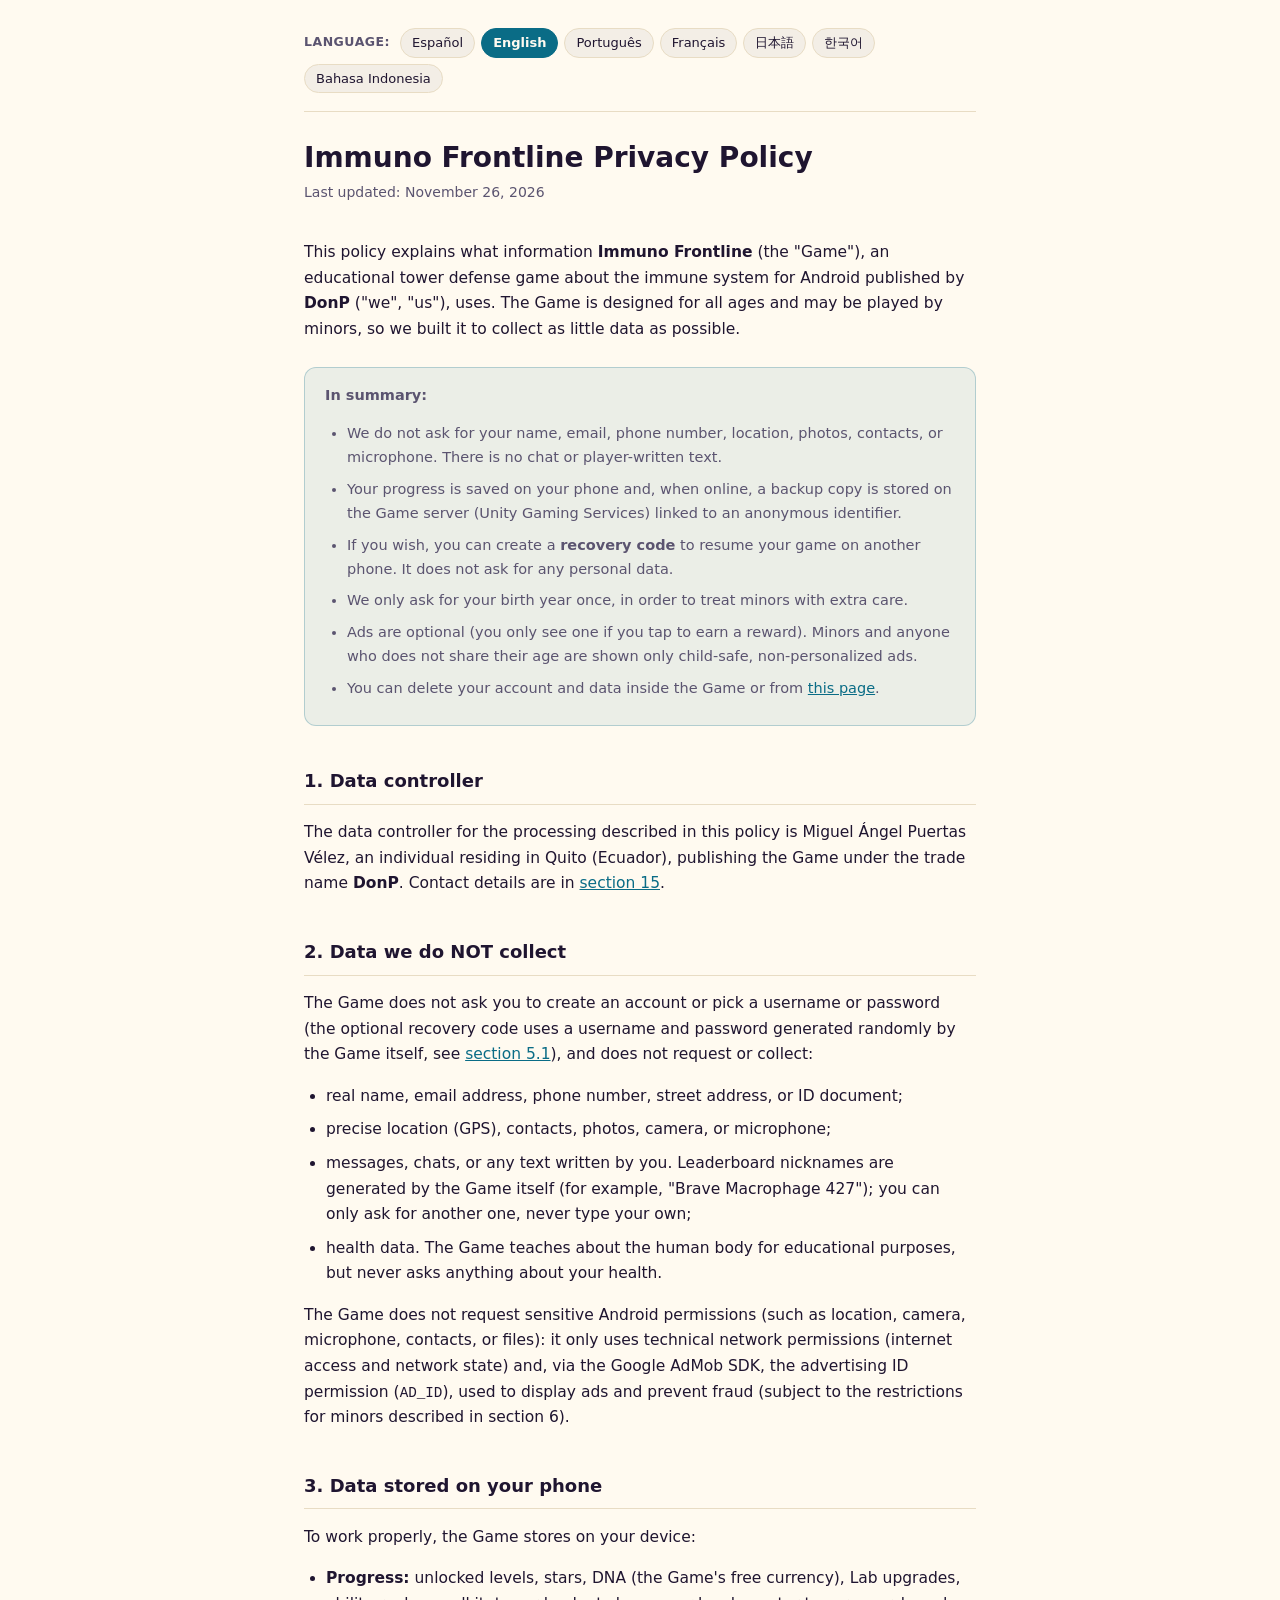
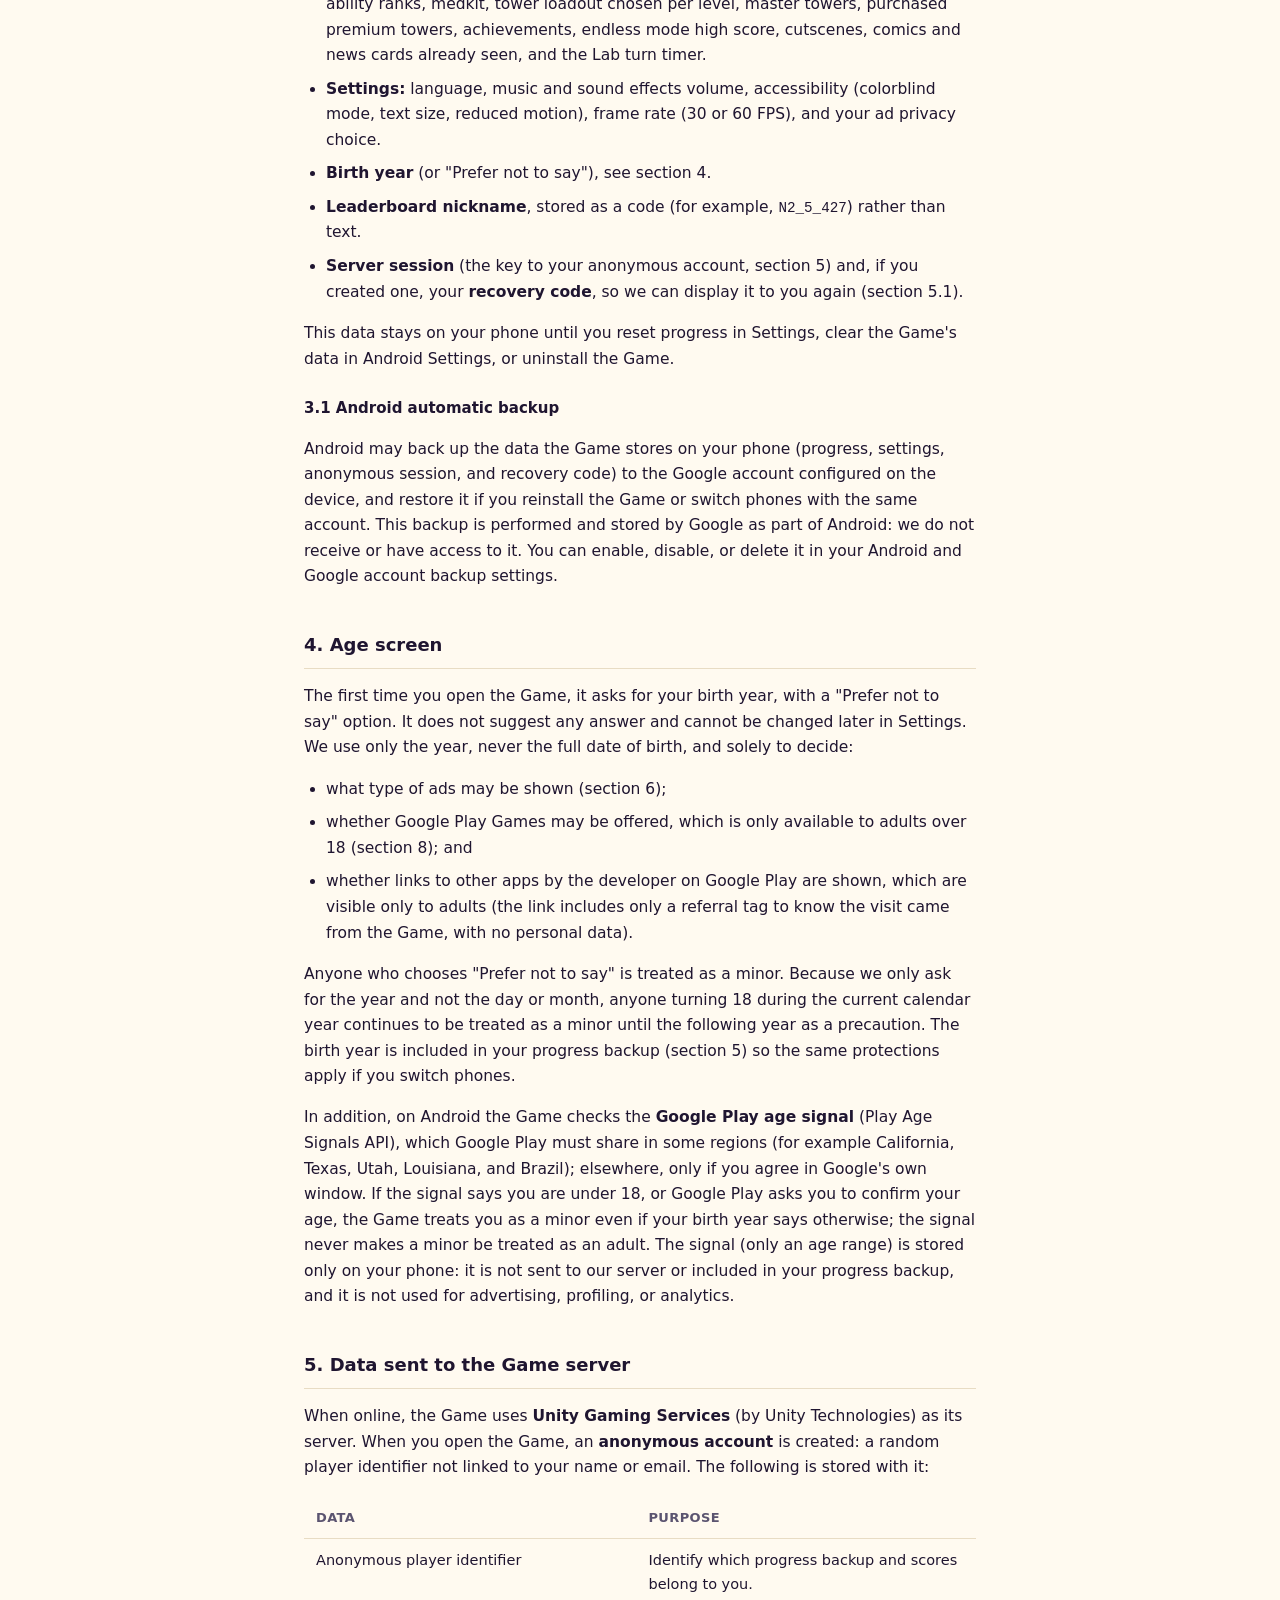
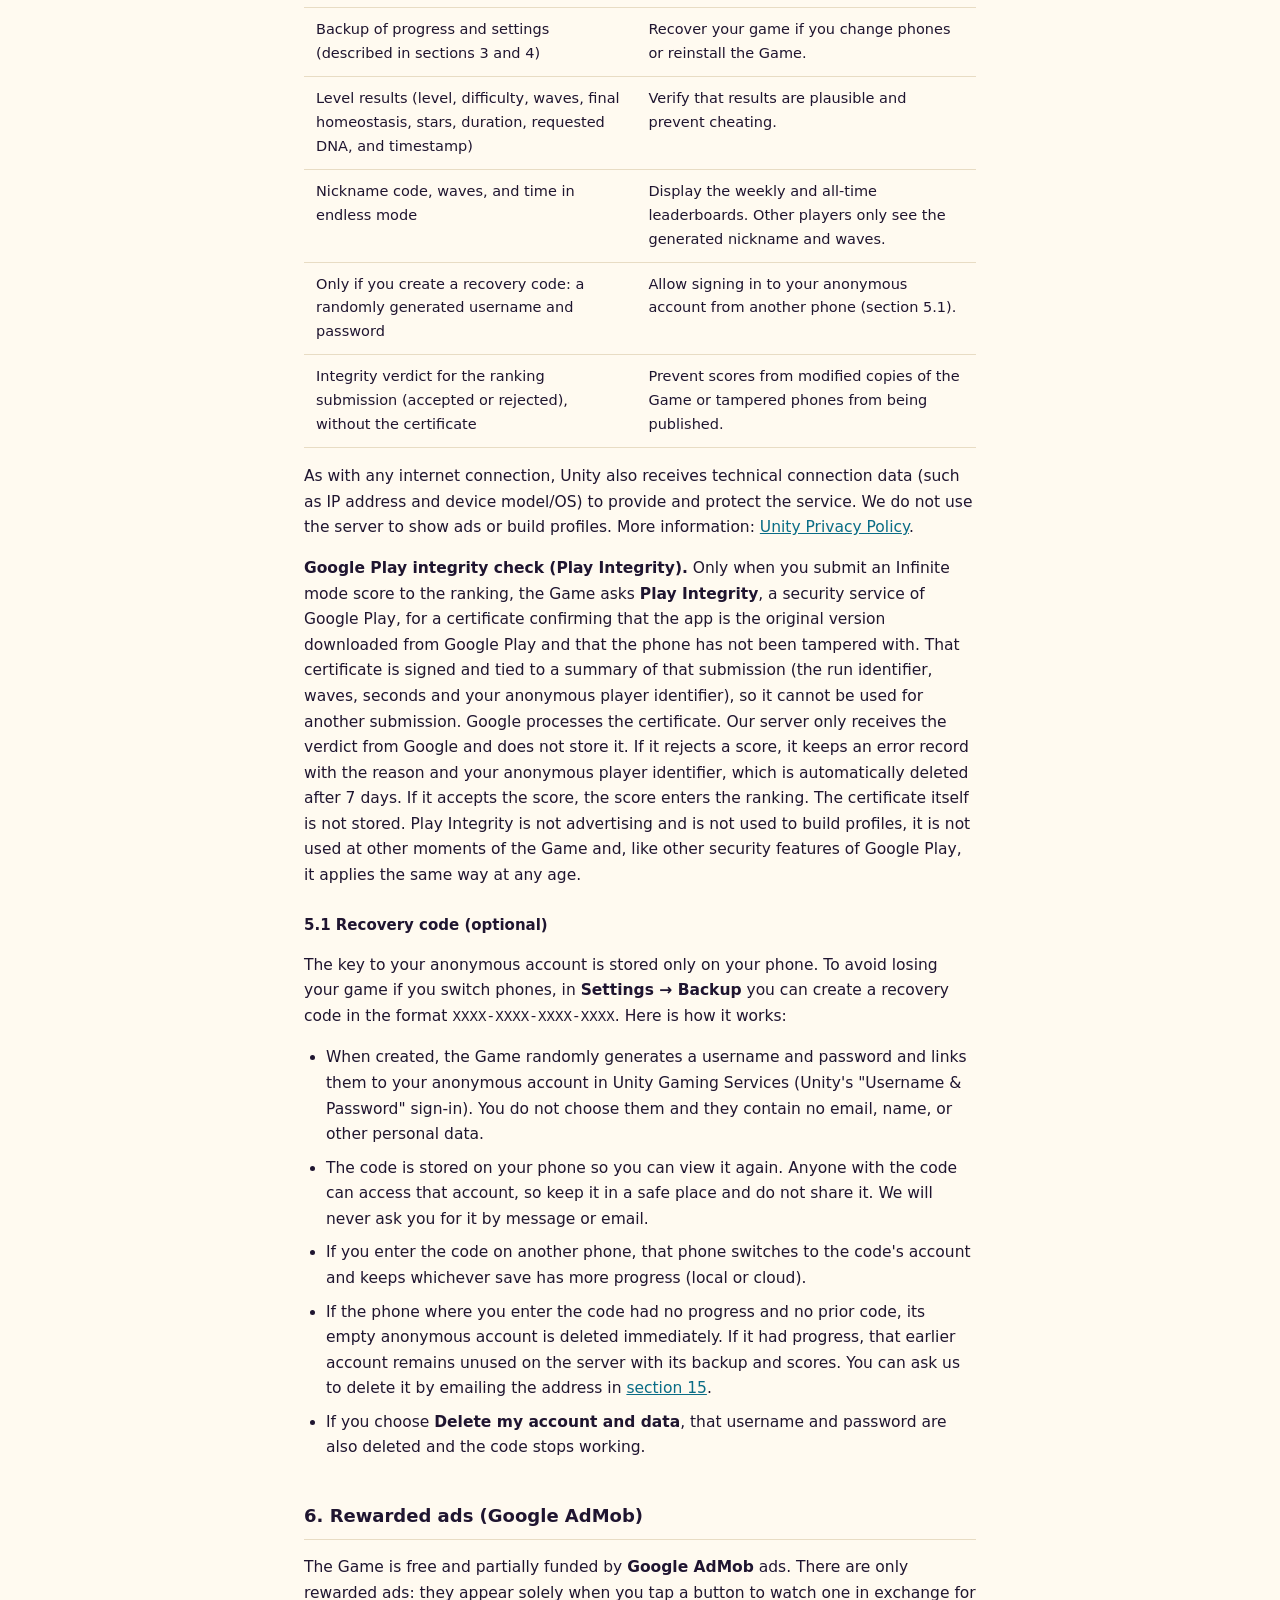
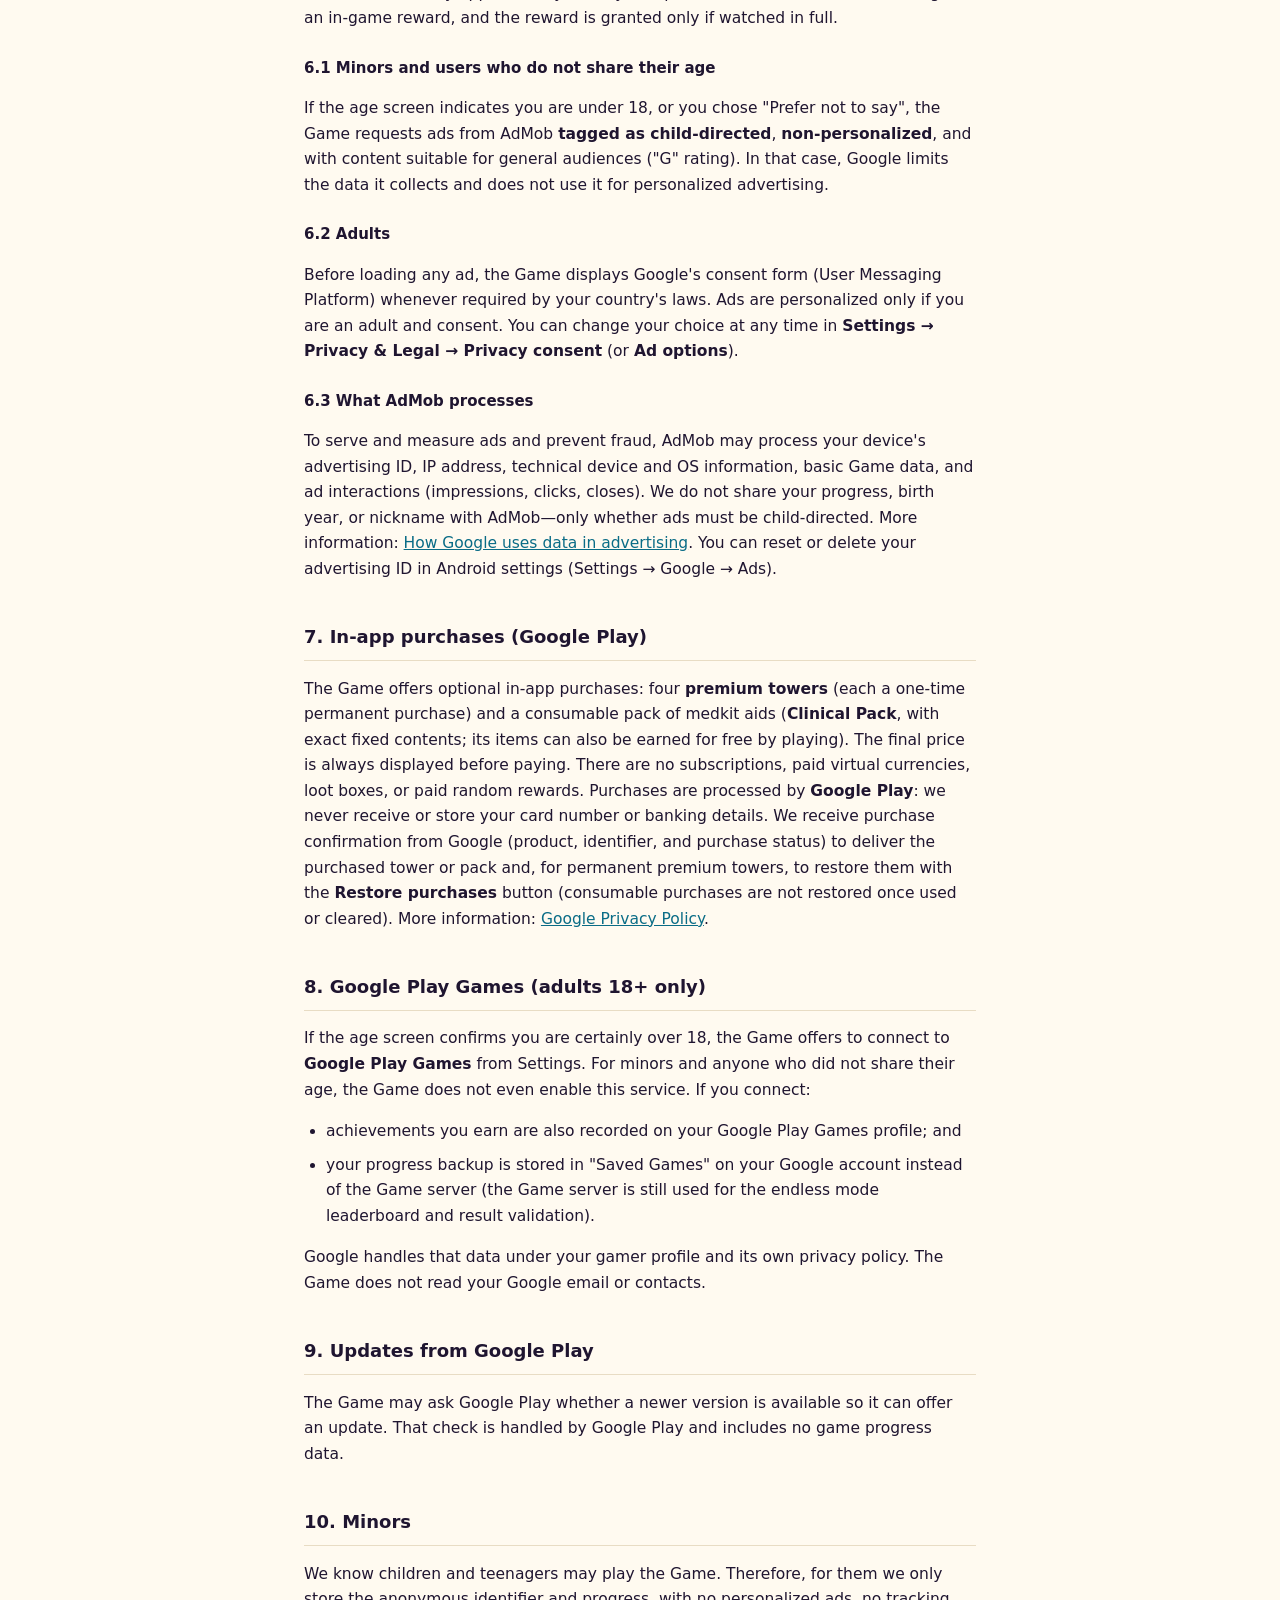
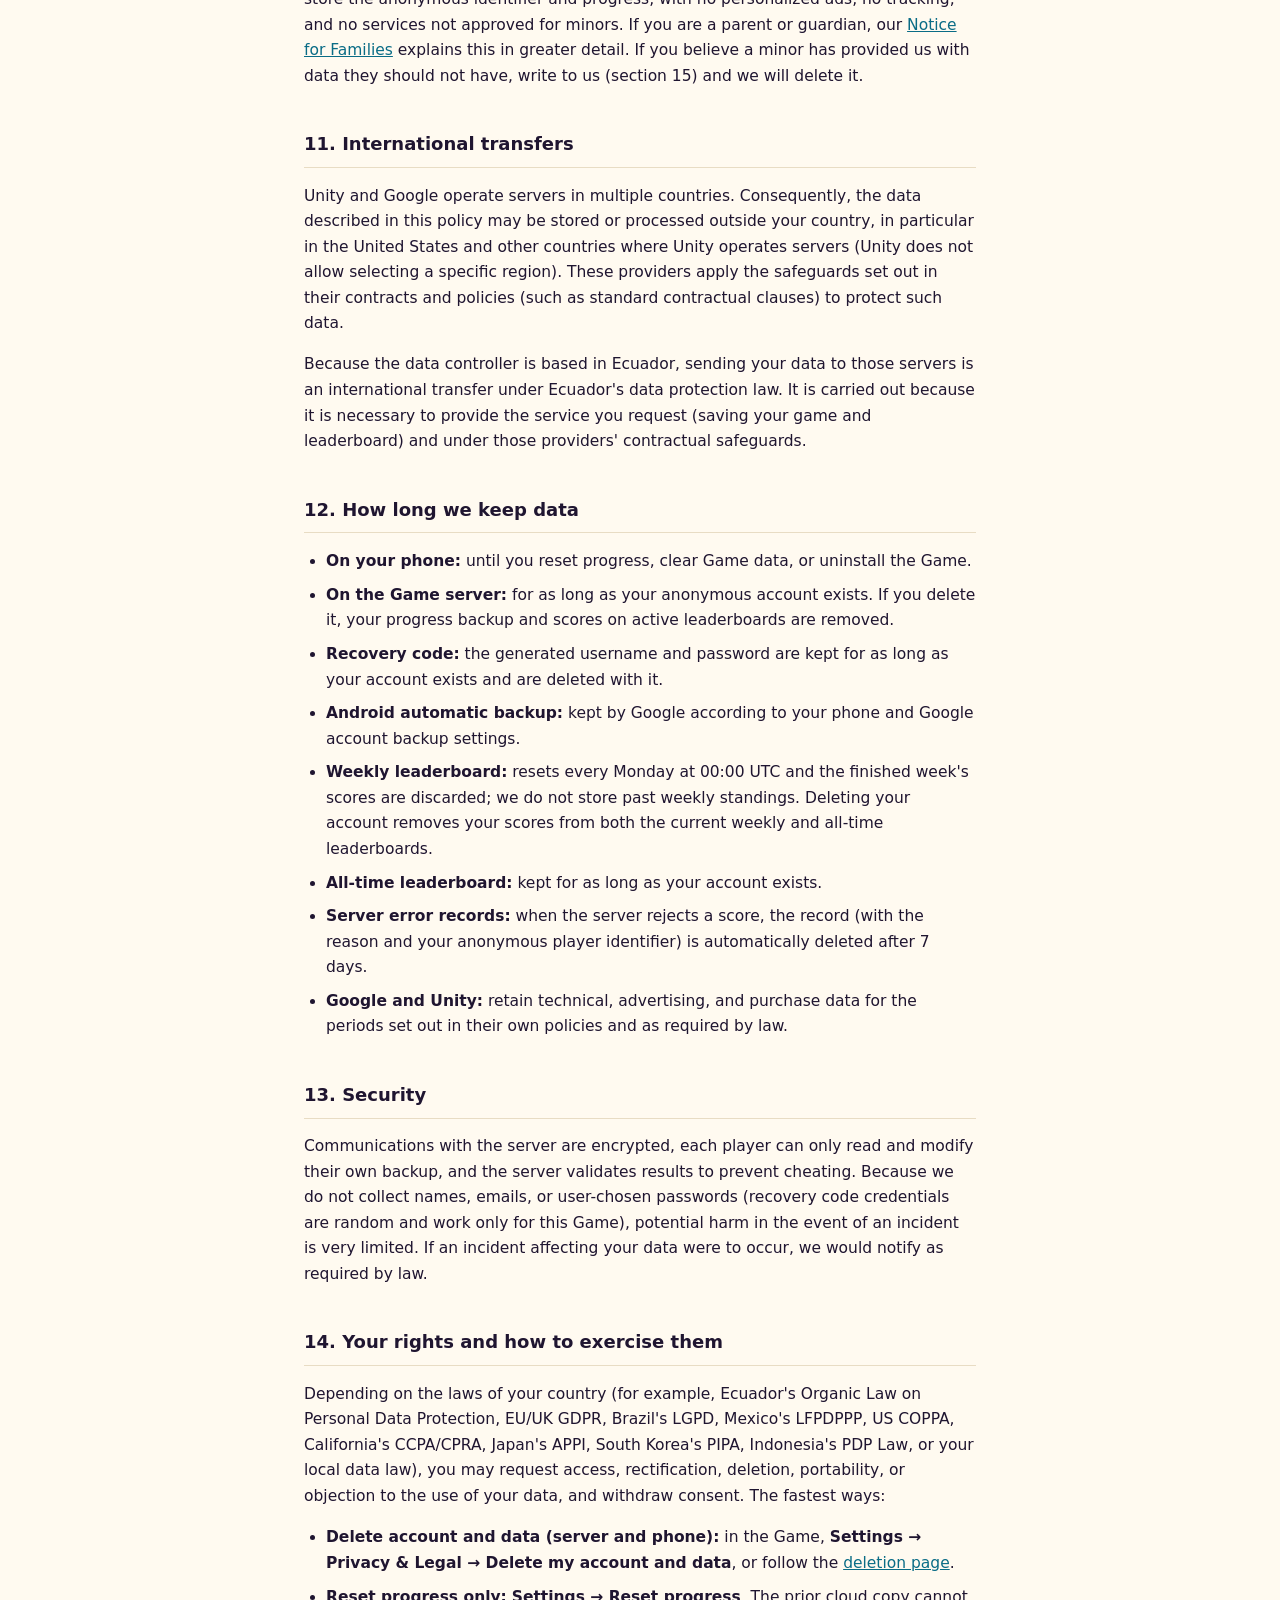
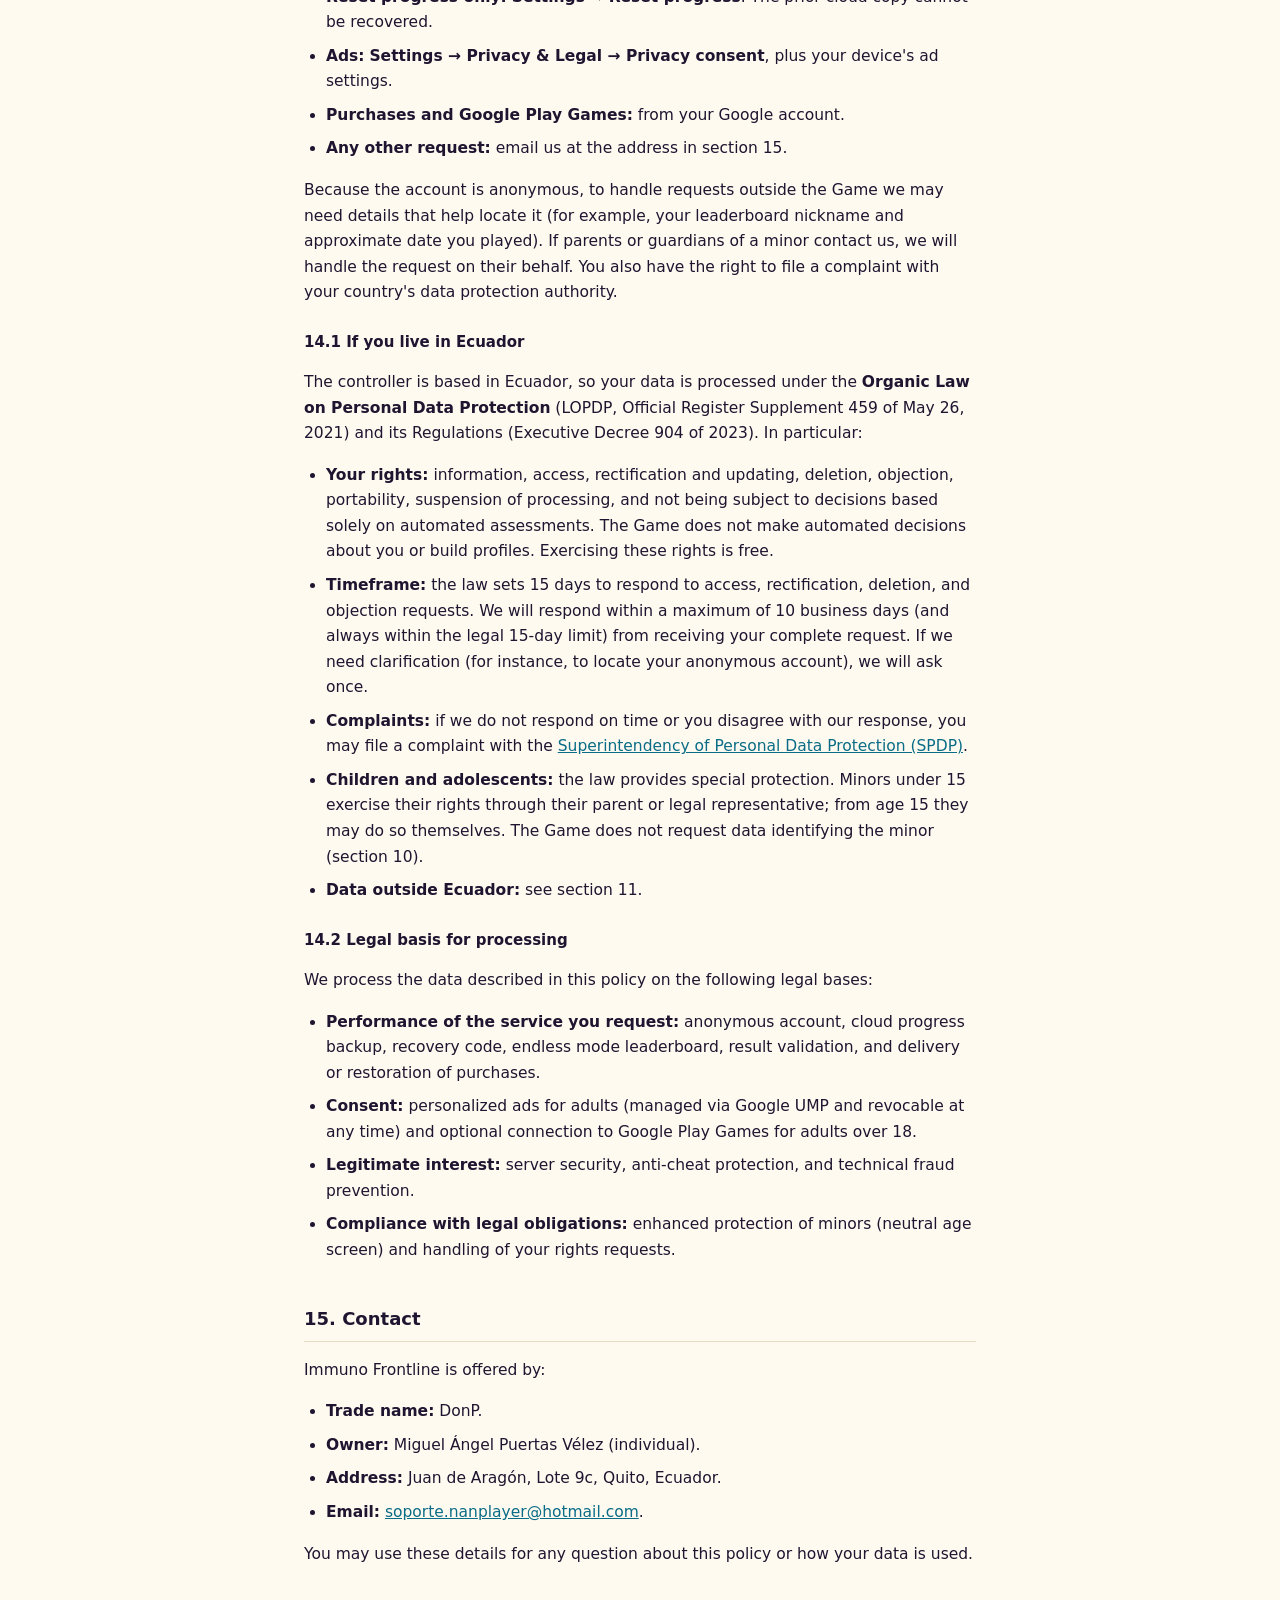
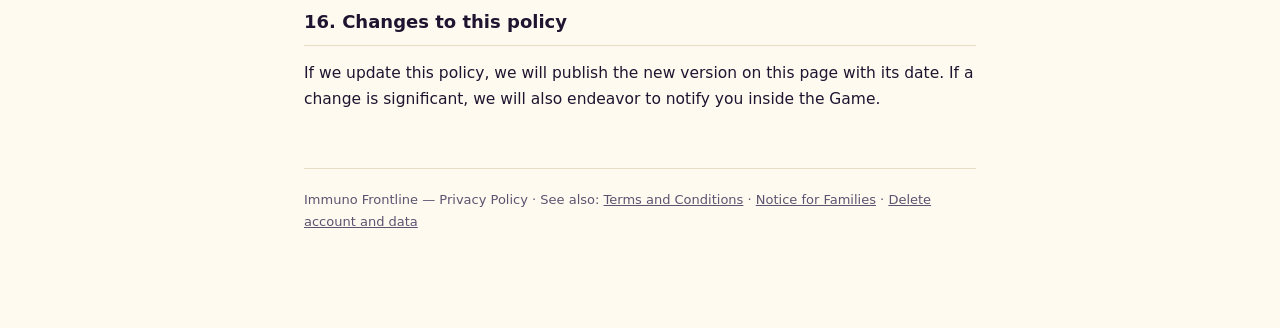
<file: index.html>
<!doctype html>
<html lang="es">

<head>
  <meta charset="utf-8">
  <meta name="viewport" content="width=device-width, initial-scale=1">
  <title>Política de Privacidad — Immuno Frontline</title>
  <link rel="stylesheet" href="legal.css">
</head>

<body>
  <main>
    <nav id="lang-bar" class="lang-bar" aria-label="Idioma"></nav>
    <div id="doc-content">
    <h1>Política de Privacidad de Immuno Frontline</h1>
    <p class="meta">Última actualización: 26 de noviembre de 2026</p>

    <p>Esta política explica qué información utiliza <strong>Immuno Frontline</strong> (el "Juego"), un juego educativo
      de defensa de torres sobre el sistema inmunitario para Android, publicado por <strong>DonP</strong> (en adelante,
      "nosotros"). El Juego está pensado para todas las edades y lo pueden usar menores, así que lo hemos diseñado para
      recoger lo mínimo posible.</p>

    <div class="box">
      <p><strong>En resumen:</strong></p>
      <ul>
        <li>No pedimos tu nombre, correo, teléfono, ubicación, fotos, contactos ni micrófono. No hay chat ni textos
          escritos por los jugadores.</li>
        <li>Tu progreso se guarda en el teléfono y, si hay conexión, una copia en el servidor del Juego (Unity Gaming
          Services) asociada a un identificador anónimo.</li>
        <li>Si quieres, puedes crear un <strong>código de recuperación</strong> para volver a tu partida en otro teléfono.
          No te pide ningún dato personal.</li>
        <li>Solo preguntamos el año de nacimiento, una vez, para tratar con más cuidado a los menores.</li>
        <li>Los anuncios son opcionales (los ves solo si pulsas para conseguir un premio). A menores y a quien no dice
          su edad se les muestran solo anuncios aptos para menores y no personalizados.</li>
        <li>Puedes borrar tu cuenta y tus datos desde el Juego o desde <a href="delete-account.html">esta página</a>.
        </li>
      </ul>
    </div>

    <h2>1. Quién es el responsable</h2>
    <p>El responsable del tratamiento de los datos descritos en esta política es Miguel Ángel Puertas Vélez, persona
      natural con domicilio en Quito (Ecuador), que publica el Juego con el nombre <strong>DonP</strong>. Los datos de contacto están en la
      <a href="#contacto">sección 15</a>.
    </p>

    <h2>2. Qué datos NO recopilamos</h2>
    <p>El Juego no te pide crear una cuenta ni elegir un nombre de usuario o una contraseña (el código de recuperación
      opcional usa un usuario y una contraseña que genera el propio Juego al azar, ver la <a href="#codigo">sección
        5.1</a>), y no solicita ni recoge:</p>
    <ul>
      <li>nombre real, correo electrónico, número de teléfono, dirección ni documento de identidad;</li>
      <li>ubicación precisa (GPS), contactos, fotos, cámara ni micrófono;</li>
      <li>mensajes, chats ni ningún texto escrito por ti. El apodo del ranking lo genera el propio Juego (por ejemplo,
        "Macrófago Valiente 427"); solo puedes pedir otro, nunca escribirlo;</li>
      <li>datos de salud. El Juego habla del cuerpo humano con fines educativos, pero no te pregunta nada sobre tu
        salud.</li>
    </ul>
    <p>El Juego no pide permisos sensibles de Android (como ubicación, cámara, micrófono, contactos ni archivos): solo
      usa permisos técnicos de red (acceso a internet y estado de la red) y, a través del SDK de Google AdMob, el
      permiso del identificador de publicidad (<code>AD_ID</code>), usado para mostrar anuncios y prevenir fraudes (con
      las restricciones para menores descritas en la sección 6).</p>

    <h2>3. Datos que se guardan en tu teléfono</h2>
    <p>Para funcionar, el Juego guarda en tu dispositivo:</p>
    <ul>
      <li><strong>Progreso:</strong> niveles desbloqueados, estrellas, ADN (la moneda gratuita del Juego), mejoras del
        Laboratorio, rangos de habilidades, botiquín, equipo de torres elegido en cada nivel, torres maestras, torres
        premium compradas, logros, récord del modo infinito, escenas, cómics y tarjetas de novedades ya vistas y el
        temporizador de turnos del Laboratorio.</li>
      <li><strong>Ajustes:</strong> idioma, volumen de música y efectos, accesibilidad (modo daltónico, tamaño de texto,
        menos movimiento), fluidez (30 o 60 FPS) y tu elección de privacidad para los anuncios.
      </li>
      <li><strong>Año de nacimiento</strong> (o "Prefiero no decirlo"), ver la sección 4.</li>
      <li><strong>Apodo del ranking</strong>, guardado como un código (por ejemplo, <code>N2_5_427</code>) y no como
        texto.</li>
      <li><strong>Sesión del servidor</strong> (la llave de tu cuenta anónima, sección 5) y, si lo creaste, tu
        <strong>código de recuperación</strong>, para poder enseñártelo otra vez (sección 5.1).</li>
    </ul>
    <p>Estos datos se quedan en el teléfono hasta que reinicies el progreso desde Ajustes, borres los datos del Juego en
      los ajustes de Android o lo desinstales.</p>
    <h3>3.1 Copia de seguridad automática de Android</h3>
    <p>Android puede copiar los datos que el Juego guarda en el teléfono (progreso, ajustes, la sesión anónima y el
      código de recuperación) en la copia de seguridad de la cuenta de Google configurada en el teléfono, y devolverlos
      si reinstalas el Juego o cambias de teléfono con esa misma cuenta. Esa copia la hace y la guarda Google como parte
      de Android: nosotros no la recibimos ni podemos verla. Puedes activarla, desactivarla o borrarla en los ajustes de
      copia de seguridad de Android y de tu cuenta de Google.</p>

    <h2>4. Pantalla de edad</h2>
    <p>La primera vez que abres el Juego te pregunta tu año de nacimiento, con la opción "Prefiero no decirlo". No
      sugiere ninguna respuesta y no se puede cambiar después desde Ajustes. Usamos solo el año, nunca la fecha
      completa, y únicamente para decidir:</p>
    <ul>
      <li>qué tipo de anuncios se pueden mostrar (sección 6);</li>
      <li>si se puede ofrecer Google Play Juegos, que solo está disponible para mayores de 18 años (sección 8); y</li>
      <li>si se muestran enlaces a otras apps del desarrollador en Google Play, que solo ven los adultos (el enlace incluye
        solo una etiqueta de origen para saber que la visita proviene del Juego, sin datos personales).</li>
    </ul>
    <p>Quien elige "Prefiero no decirlo" recibe el mismo trato que un menor. Como solo pedimos el año y no el día ni el
      mes, quien cumple 18 durante el año en curso sigue recibiendo trato de menor hasta el año siguiente, por precaución.
      El año de nacimiento viaja con la copia de tu progreso (sección 5) para que el trato sea el mismo si cambias de
      teléfono.</p>

    <p>Además, en Android el Juego consulta la <strong>señal de edad de Google Play</strong> (API Play Age Signals), que en algunas regiones (por ejemplo California, Texas, Utah, Luisiana y Brasil) Google Play comparte de forma obligatoria; en el resto, solo si tú lo aceptas en la ventana de Google. Si la señal indica que eres menor de 18 años, o Google Play pide confirmar tu edad, el Juego te trata como menor aunque el año indique otra cosa; la señal nunca hace que un menor reciba trato de adulto. La señal (solo un rango de edad) se guarda únicamente en tu teléfono: no se envía a nuestro servidor ni viaja con la copia de tu progreso, y no se usa para publicidad, perfiles ni analítica.</p>

    <h2>5. Datos que se envían al servidor del Juego</h2>
    <p>Cuando hay conexión, el Juego usa <strong>Unity Gaming Services</strong> (de Unity Technologies) como servidor.
      Al abrirlo se crea una <strong>cuenta anónima</strong>: un identificador aleatorio de jugador que no está ligado a
      tu nombre ni a tu correo. Con él se guarda lo siguiente:</p>
    <div class="table-wrap">
      <table>
        <tr>
          <th>Dato</th>
          <th>Para qué se usa</th>
        </tr>
        <tr>
          <td>Identificador anónimo de jugador</td>
          <td>Saber qué copia de progreso y qué puntuaciones son tuyas.</td>
        </tr>
        <tr>
          <td>Copia del progreso y de los ajustes (lo descrito en las secciones 3 y 4)</td>
          <td>Recuperar tu partida si cambias de teléfono o reinstalas el Juego.</td>
        </tr>
        <tr>
          <td>Resultado de cada nivel (nivel, dificultad, oleadas, homeostasis final, estrellas, duración, ADN pedido y hora)</td>
          <td>Comprobar que el resultado es posible y evitar trampas.</td>
        </tr>
        <tr>
          <td>Código del apodo, oleadas y tiempo del modo infinito</td>
          <td>Mostrar el ranking semanal y el histórico. Los demás jugadores solo ven el apodo generado y las oleadas.
          </td>
        </tr>
        <tr>
          <td>Solo si creas un código de recuperación: un nombre de usuario y una contraseña generados al azar</td>
          <td>Poder entrar en tu cuenta anónima desde otro teléfono (sección 5.1).</td>
        </tr>
        <tr>
          <td>Veredicto de integridad del envío al ranking (aceptado o rechazado), sin el certificado</td>
          <td>Impedir que se publiquen puntuaciones de copias modificadas del Juego o de teléfonos manipulados.</td>
        </tr>
      </table>
    </div>
    <p>Como en cualquier conexión a internet, Unity recibe además datos técnicos de la conexión (como la dirección IP y
      el modelo y sistema del dispositivo) para prestar el servicio y protegerlo. No usamos el servidor para mostrar
      publicidad ni para crear perfiles. Más información: <a href="https://unity.com/legal/privacy-policy"
        target="_blank" rel="noopener">política de privacidad de Unity</a>.</p>

    <p><strong>Verificación de integridad de Google Play (Play Integrity).</strong> Solo cuando envías una puntuación del modo infinito al ranking, el Juego pide a <strong>Play Integrity</strong>, un servicio de seguridad de Google Play, un certificado que confirma que la app es la original descargada de Google Play y que el teléfono no ha sido manipulado. Ese certificado va firmado y atado a un resumen de ese envío (el identificador de la partida, las oleadas, los segundos y tu identificador anónimo de jugador), para que no sirva para otro envío. Google procesa el certificado. Nuestro servidor solo recibe de Google el veredicto y no lo guarda. Si rechaza una puntuación, deja un registro de error con el motivo y tu identificador anónimo de jugador, que se borra automáticamente a los 7 días. Si la acepta, la puntuación entra en el ranking. El certificado no se guarda. Play Integrity no es publicidad ni sirve para crear perfiles, no se usa en otros momentos del Juego y, como otras funciones de seguridad de Google Play, se aplica igual a cualquier edad.</p>

    <h3 id="codigo">5.1 Código de recuperación (opcional)</h3>
    <p>La llave de tu cuenta anónima se guarda solo en el teléfono. Para no perder la partida si cambias de teléfono,
      en <strong>Ajustes → Copia de seguridad</strong> puedes crear un código de recuperación con la forma
      <code>XXXX-XXXX-XXXX-XXXX</code>. Así funciona:</p>
    <ul>
      <li>Al crearlo, el Juego genera al azar un nombre de usuario y una contraseña y los une a tu cuenta anónima en
        Unity Gaming Services (el inicio de sesión con "usuario y contraseña" de Unity). No los eliges tú y no incluyen
        tu correo, tu nombre ni ningún otro dato personal.</li>
      <li>El código se guarda en tu teléfono para que puedas volver a verlo. Quien tenga el código puede entrar en esa
        cuenta, así que guárdalo en un lugar seguro y no lo compartas. Nunca te lo pediremos por mensaje ni por correo.
      </li>
      <li>Si escribes el código en otro teléfono, ese teléfono pasa a usar la cuenta del código y se queda la partida
        con más avance (la del teléfono o la de la nube).</li>
      <li>Si el teléfono donde escribes el código no tenía progreso ni otro código previo, su cuenta anónima vacía se borra en ese momento.
        Si tenía progreso, esa cuenta anterior queda sin usar en el servidor, con su copia y sus puntuaciones. Puedes
        pedirnos que la borremos escribiendo al correo de la <a href="#contacto">sección 15</a>.</li>
      <li>Si eliges <strong>Eliminar mi cuenta y datos</strong>, se borran también ese usuario y esa contraseña, y el
        código deja de servir.</li>
    </ul>

    <h2>6. Anuncios con premio (Google AdMob)</h2>
    <p>El Juego es gratuito y se financia en parte con anuncios de <strong>Google AdMob</strong>. Solo hay anuncios con
      premio: aparecen únicamente cuando pulsas un botón para ver uno a cambio de una recompensa en el Juego, y el
      premio se da solo si se ve completo.</p>
    <h3>6.1 Menores y quien no dice su edad</h3>
    <p>Si la pantalla de edad indica que eres menor de 18 años, o elegiste "Prefiero no decirlo", el Juego pide a AdMob
      anuncios <strong>marcados como dirigidos a menores</strong>, <strong>no personalizados</strong> y con contenido
      apto para todos los públicos (clasificación "G"). En ese caso Google limita los datos que recoge y no usa la
      información para publicidad personalizada.</p>
    <h3>6.2 Adultos</h3>
    <p>Antes de cargar ningún anuncio, el Juego muestra el formulario de consentimiento de Google (User Messaging
      Platform) cuando la ley de tu país lo exige. Los anuncios solo se personalizan si eres mayor de edad y lo aceptas.
      Puedes cambiar tu elección en cualquier momento en <strong>Ajustes → Privacidad y legal → Consentimiento de
        privacidad</strong> (o en <strong>Opciones de anuncios</strong>).</p>
    <h3>6.3 Qué procesa AdMob</h3>
    <p>Para mostrar y medir los anuncios y evitar fraudes, AdMob puede procesar el identificador de publicidad del
      dispositivo, la dirección IP, información técnica del dispositivo y del sistema, datos básicos del Juego e
      interacciones con los anuncios (impresiones, clics, cierres). No compartimos con AdMob tu progreso, tu año de
      nacimiento ni tu apodo; solo la indicación de si deben ser anuncios para menores. Más información: <a
        href="https://policies.google.com/technologies/ads?hl=es" target="_blank" rel="noopener">cómo usa Google los
        datos en publicidad</a>. Puedes restablecer o eliminar tu identificador de publicidad en los ajustes de Android
      (Ajustes → Google → Anuncios).</p>

    <h2>7. Compras dentro de la app (Google Play)</h2>
    <p>El Juego ofrece compras opcionales dentro de la app: cuatro <strong>torres premium</strong> (cada una con pago
      único y permanente) y un paquete consumible de ayudas para el botiquín (<strong>Pack clínico</strong>, con
      contenido fijo y exacto; sus ayudas también se consiguen gratis jugando). El precio final se muestra siempre antes
      de pagar. No hay suscripciones, monedas virtuales de pago, cajas de botín ni premios al azar de pago. Las compras
      las procesa <strong>Google Play</strong>: nosotros no recibimos ni guardamos el número de tu tarjeta ni tus datos
      bancarios. Recibimos de Google la confirmación de la compra (producto, identificador y estado de la compra) para
      entregar la torre o el paquete comprado y, en el caso de las torres premium permanentes, para restaurarlas con el
      botón <strong>Restaurar compras</strong> (las compras consumibles no se restauran una vez usadas o borradas). Más
      información: <a href="https://policies.google.com/privacy?hl=es" target="_blank" rel="noopener">política de
        privacidad de Google</a>.</p>

    <h2>8. Google Play Juegos (solo mayores de 18)</h2>
    <p>Si la pantalla de edad indica con seguridad que eres mayor de 18 años, el Juego te ofrece conectarte a
      <strong>Google Play Juegos</strong> desde Ajustes. Para menores y para quien no dijo su edad, el Juego ni siquiera
      activa este servicio. Si te conectas:
    </p>
    <ul>
      <li>los logros que consigas se marcan también en tu perfil de Google Play Juegos; y</li>
      <li>la copia de tu progreso se guarda en "Partidas guardadas" de tu cuenta de Google, en lugar de en el servidor
        del Juego (el servidor del Juego se sigue usando para el ranking del modo infinito y la validación de resultados).</li>
    </ul>
    <p>Google trata esos datos con su perfil de jugador y su propia política de privacidad. El Juego no lee tu correo ni
      tus contactos de Google.</p>

    <h2>9. Actualizaciones desde Google Play</h2>
    <p>El Juego puede preguntar a Google Play si hay una versión nueva para ofrecerte descargarla. Esa consulta la
      gestiona Google Play y no incluye datos de tu partida.</p>

    <h2>10. Menores de edad</h2>
    <p>Sabemos que el Juego lo pueden usar niños y adolescentes. Por eso, para ellos solo guardamos el identificador
      anónimo y el progreso, sin publicidad personalizada, sin seguimiento y sin servicios no aprobados para menores. Si
      eres padre, madre o tutor, en el <a href="families.html">aviso para familias</a> lo explicamos con más detalle. Si
      crees que un menor nos ha dado datos que no debería, escríbenos (sección 15) y los borraremos.</p>

    <h2>11. Transferencias internacionales</h2>
    <p>Unity y Google tienen servidores en varios países. Por eso, los datos descritos en esta política pueden guardarse
      o procesarse fuera de tu país, en particular en Estados Unidos y otros países donde Unity tiene servidores (Unity no permite elegir la
        región). Estos proveedores aplican las garantías previstas en sus contratos y políticas (por ejemplo,
      cláusulas contractuales tipo) para proteger esos datos.</p>
    <p>Como el responsable está en Ecuador, enviar tus datos a esos servidores es una transferencia internacional según
      la ley ecuatoriana de protección de datos. Se hace porque es necesaria para darte el servicio que pides (guardar
      tu partida y el ranking) y con las garantías contractuales de esos proveedores.</p>

    <h2>12. Cuánto tiempo guardamos los datos</h2>
    <ul>
      <li><strong>En tu teléfono:</strong> hasta que reinicies el progreso, borres los datos del Juego o lo desinstales.
      </li>
      <li><strong>En el servidor del Juego:</strong> mientras exista tu cuenta anónima. Si la borras, se eliminan la
        copia del progreso y tus puntuaciones de los rankings activos.</li>
      <li><strong>Código de recuperación:</strong> el usuario y la contraseña generados se guardan mientras exista tu
        cuenta y se borran con ella.</li>
      <li><strong>Copia automática de Android:</strong> la guarda Google según los ajustes de copia de seguridad de tu
        teléfono y de tu cuenta de Google.</li>
      <li><strong>Ranking semanal:</strong> se reinicia cada lunes a las 00:00 (hora UTC) y las puntuaciones de la
        semana terminada se descartan: no guardamos las clasificaciones de semanas pasadas. Al borrar tu cuenta se quitan
        tus puntuaciones del ranking de la semana en curso y del histórico.</li>
      <li><strong>Ranking histórico:</strong> se mantiene mientras exista tu cuenta.</li>
      <li><strong>Registros de errores del servidor:</strong> cuando el servidor rechaza una puntuación, el registro (con el
        motivo y tu identificador anónimo de jugador) se borra automáticamente a los 7 días.</li>
      <li><strong>Google y Unity:</strong> conservan los datos técnicos, de anuncios y de compras durante los plazos de
        sus propias políticas y los que exija la ley.</li>
    </ul>

    <h2>13. Seguridad</h2>
    <p>Las comunicaciones con el servidor van cifradas, cada jugador solo puede leer y modificar su propia copia, y el
      servidor comprueba los resultados para impedir trampas. Al no recoger nombres, correos ni contraseñas elegidas por
      ti (las del código de recuperación son aleatorias y solo sirven para este Juego), el daño posible en caso de
      incidente es muy limitado. Si ocurriera un incidente que afectara a tus datos, lo comunicaremos
      como exija la ley.</p>

    <h2 id="derechos">14. Tus derechos y cómo ejercerlos</h2>
    <p>Según la ley de tu país (por ejemplo, la Ley Orgánica de Protección de Datos Personales de Ecuador, el RGPD de la
      Unión Europea y del Reino Unido, la LGPD de Brasil, la LFPDPPP de México, la COPPA de Estados Unidos, la
      CCPA/CPRA de California o la ley de datos de tu país), puedes pedir acceso, rectificación, eliminación,
      portabilidad u oposición al uso de tus datos, y retirar tu consentimiento. La forma más rápida:</p>
    <ul>
      <li><strong>Borrar la cuenta y los datos (del servidor y del teléfono):</strong> en el Juego, <strong>Ajustes →
          Privacidad y legal → Eliminar mi cuenta y datos</strong>, o siguiendo los pasos de la <a
          href="delete-account.html">página de eliminación</a>.</li>
      <li><strong>Borrar solo el progreso:</strong> <strong>Ajustes → Reiniciar progreso</strong>. La copia de la nube
        anterior al reinicio no se recupera.</li>
      <li><strong>Anuncios:</strong> <strong>Ajustes → Privacidad y legal → Consentimiento de privacidad</strong>, y los
        ajustes de anuncios de tu dispositivo.</li>
      <li><strong>Compras y Google Play Juegos:</strong> desde tu cuenta de Google.</li>
      <li><strong>Cualquier otra petición:</strong> escríbenos al correo de la sección 15.</li>
    </ul>
    <p>Como la cuenta es anónima, para atender peticiones fuera del Juego puede que necesitemos datos que nos ayuden a
      encontrarla (por ejemplo, tu apodo del ranking y la fecha aproximada en que jugaste). Si los padres o tutores de
      un menor nos lo piden, atenderemos la petición en su nombre. También puedes reclamar ante la autoridad de
      protección de datos de tu país.</p>

    <h3 id="ecuador">14.1 Si vives en Ecuador</h3>
    <p>El responsable está en Ecuador, así que tus datos se tratan conforme a la <strong>Ley Orgánica de Protección de
        Datos Personales</strong> (LOPDP, Registro Oficial Suplemento 459 de 26 de mayo de 2021) y su Reglamento
      (Decreto Ejecutivo 904 de 2023). En particular:</p>
    <ul>
      <li><strong>Tus derechos:</strong> información, acceso, rectificación y actualización, eliminación, oposición,
        portabilidad, suspensión del tratamiento y a no ser objeto de decisiones basadas únicamente en valoraciones
        automatizadas. El Juego no toma decisiones automatizadas sobre ti ni crea perfiles. Ejercer estos derechos es
        gratis.</li>
      <li><strong>Plazo:</strong> la ley fija 15 días para atender las peticiones de acceso, rectificación,
        eliminación y oposición. Responderemos en un máximo de 10 días hábiles (y siempre dentro del plazo legal de 15
        días) desde que recibamos tu petición completa.
        Si necesitamos que la aclares (por ejemplo, para encontrar tu cuenta anónima), te lo pediremos una sola vez.</li>
      <li><strong>Reclamar:</strong> si no te respondemos a tiempo o no estás de acuerdo con la respuesta, puedes
        presentar un reclamo ante la <a href="https://www.gob.ec/spdp/tramites/atencion-denuncias-incumplimiento-lopdp"
          target="_blank" rel="noopener">Superintendencia de Protección de Datos Personales</a>.</li>
      <li><strong>Niñas, niños y adolescentes:</strong> la ley los protege de forma especial. Los menores de 15 años
        ejercen sus derechos a través de su padre, madre o representante legal; desde los 15 años pueden hacerlo por sí
        mismos. El Juego no pide datos que identifiquen al menor (sección 10).</li>
      <li><strong>Datos fuera de Ecuador:</strong> ver la sección 11.</li>
    </ul>

    <h3 id="base-legal">14.2 Base legal del tratamiento</h3>
    <p>Tratamos los datos descritos en esta política sobre las siguientes bases legales:</p>
    <ul>
      <li><strong>Ejecución del servicio que solicitas:</strong> cuenta anónima, guardado del progreso en la nube,
        código de recuperación, ranking del modo infinito, validación de resultados y entrega o restauración de compras.</li>
      <li><strong>Consentimiento:</strong> anuncios personalizados para mayores de edad (gestionado con Google UMP y
        revocable en cualquier momento) y conexión opcional a Google Play Juegos para mayores de 18 años.</li>
      <li><strong>Interés legítimo:</strong> seguridad del servidor, prevención de trampas y prevención de fraude
        técnico.</li>
      <li><strong>Cumplimiento de obligaciones legales:</strong> protección reforzada de menores (pantalla de edad
        neutra) y atención de tus solicitudes de derechos.</li>
    </ul>

    <h2 id="contacto">15. Contacto</h2>
    <p>Immuno Frontline es ofrecido por:</p>
    <ul>
      <li><strong>Nombre comercial:</strong> DonP.</li>
      <li><strong>Titular:</strong> Miguel Ángel Puertas Vélez (persona natural).</li>
      <li><strong>Domicilio:</strong> Juan de Aragón, Lote 9c, Quito, Ecuador.</li>
      <li><strong>Correo electrónico:</strong> <a
          href="mailto:soporte.nanplayer@hotmail.com">soporte.nanplayer@hotmail.com</a>.</li>
    </ul>
    <p>Puedes usar estos datos para cualquier consulta sobre esta política o el uso de tus datos.</p>

    <h2>16. Cambios a esta política</h2>
    <p>Si cambiamos esta política, publicaremos la nueva versión en esta misma página con su fecha. Si el cambio es
      importante, procuraremos avisarlo también dentro del Juego.</p>

    <footer>Immuno Frontline — Política de Privacidad · Ver también: <a href="terms.html">Términos y Condiciones</a> ·
      <a href="families.html">Aviso para familias</a> · <a href="delete-account.html">Eliminar cuenta y datos</a>
    </footer>
    </div>
  </main>
  <script src="i18n/privacy.js"></script>
  <script src="legal-i18n.js"></script>
</body>

</html>
</file>
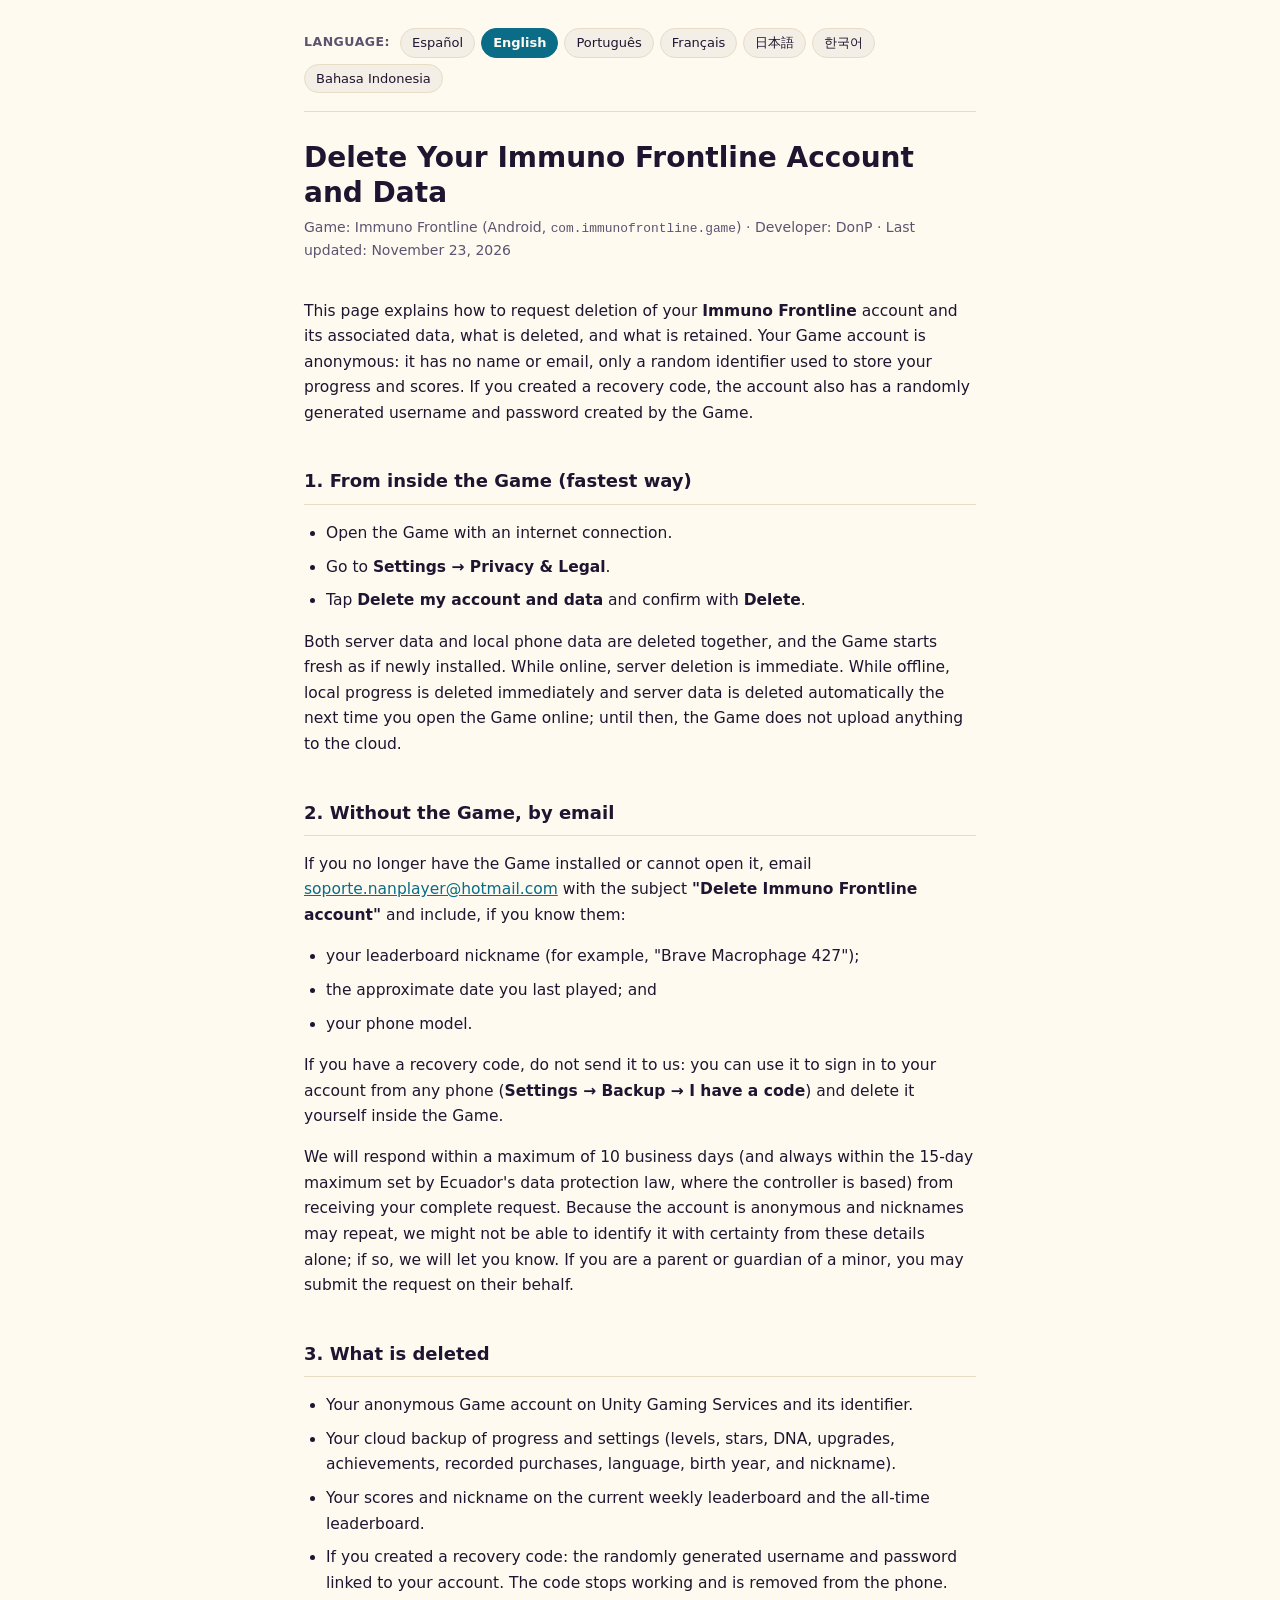
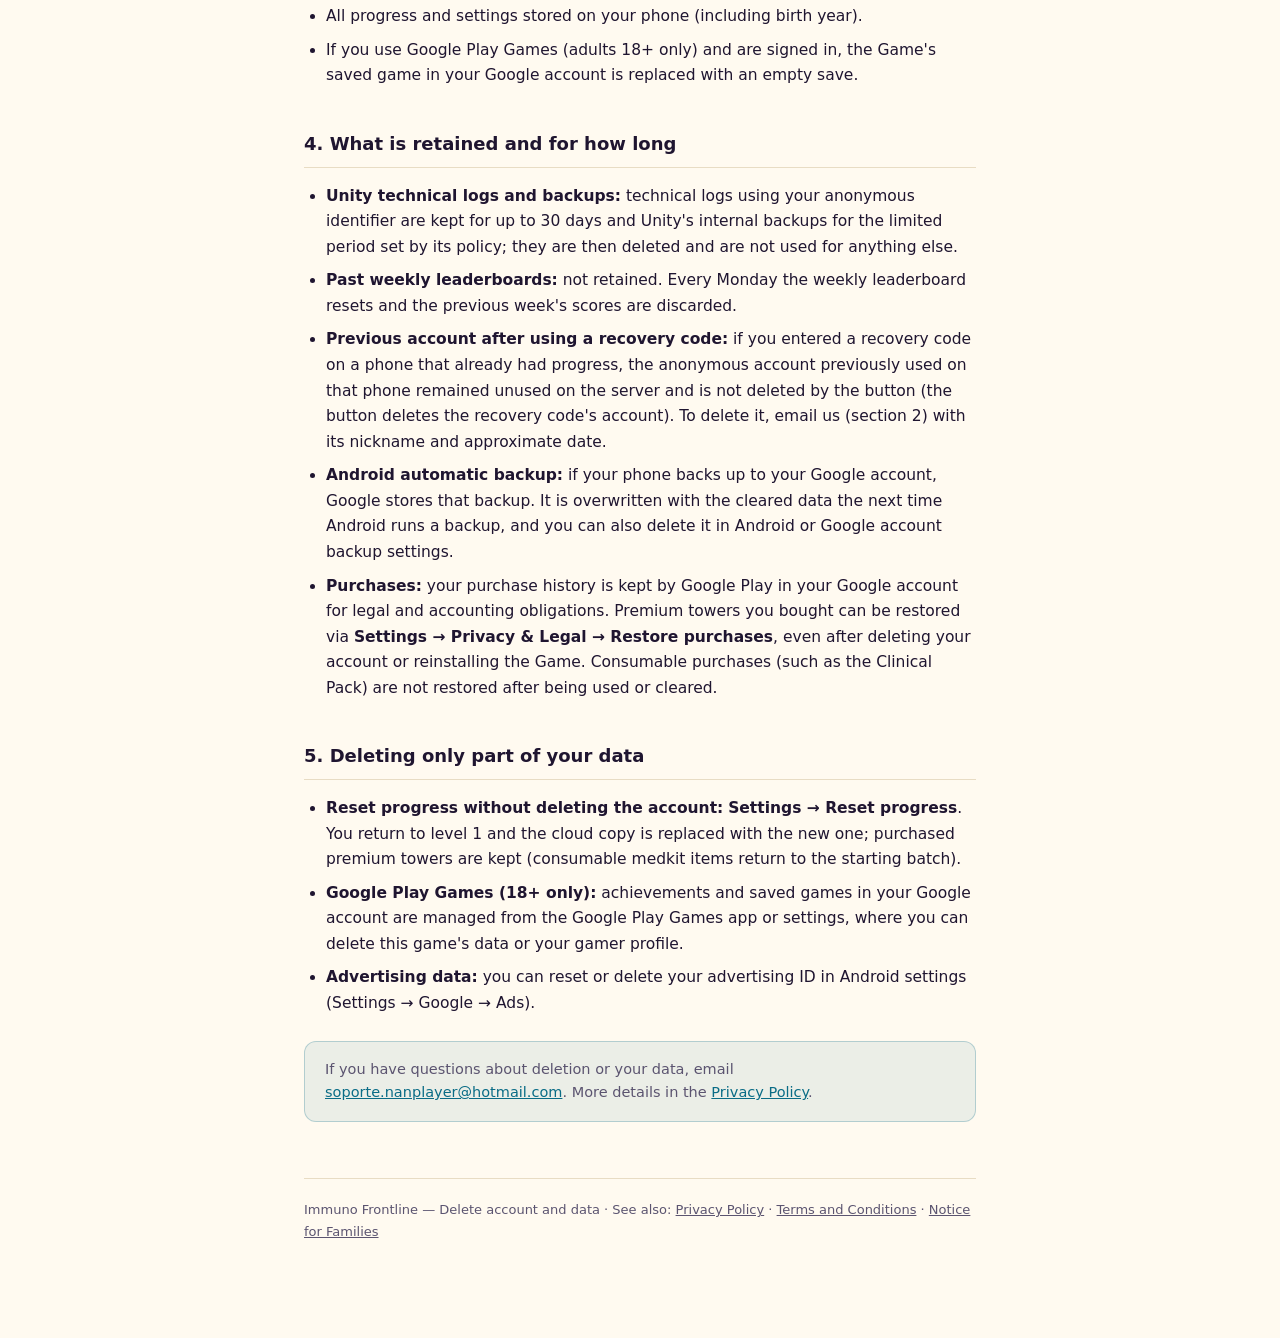
<file: delete-account.html>
<!doctype html>
<html lang="es">
<head>
<meta charset="utf-8">
<meta name="viewport" content="width=device-width, initial-scale=1">
<title>Eliminar cuenta y datos — Immuno Frontline</title>
<link rel="stylesheet" href="legal.css">
</head>
<body>
<main>
  <nav id="lang-bar" class="lang-bar" aria-label="Idioma"></nav>
  <div id="doc-content">
  <h1>Eliminar tu cuenta y tus datos de Immuno Frontline</h1>
  <p class="meta">Juego: Immuno Frontline (Android, <code>com.immunofrontline.game</code>) · Desarrollador: DonP · Última actualización: 23 de noviembre de 2026</p>

  <p>Esta página explica cómo pedir que borremos la cuenta de <strong>Immuno Frontline</strong> y los datos asociados a ella, qué se borra y qué se conserva. La cuenta del Juego es anónima: no tiene nombre ni correo, solo un identificador aleatorio con el que se guardan tu progreso y tus puntuaciones. Si creaste un código de recuperación, la cuenta tiene además un nombre de usuario y una contraseña que el Juego generó al azar.</p>

  <h2>1. Desde el Juego (la forma más rápida)</h2>
  <ul>
    <li>Abre el Juego con conexión a internet.</li>
    <li>Entra en <strong>Ajustes → Privacidad y legal</strong>.</li>
    <li>Pulsa <strong>Eliminar mi cuenta y datos</strong> y confirma con <strong>Eliminar</strong>.</li>
  </ul>
  <p>Se borran a la vez los datos del servidor y los de tu teléfono, y el Juego vuelve a empezar como recién instalado. Con conexión, el borrado del servidor es inmediato. Sin conexión, el progreso del teléfono se borra en el momento y los datos del servidor se borran automáticamente la próxima vez que abras el Juego con conexión; hasta entonces, el Juego no sube nada a la nube.</p>

  <h2>2. Sin el Juego, por correo electrónico</h2>
  <p>Si ya no tienes el Juego instalado o no puedes abrirlo, escribe a <a href="mailto:soporte.nanplayer@hotmail.com">soporte.nanplayer@hotmail.com</a> con el asunto <strong>"Eliminar cuenta de Immuno Frontline"</strong> e indica, si lo sabes:</p>
  <ul>
    <li>tu apodo del ranking (por ejemplo, "Macrófago Valiente 427");</li>
    <li>la fecha aproximada en la que jugaste por última vez; y</li>
    <li>el modelo de tu teléfono.</li>
  </ul>
  <p>Si tienes un código de recuperación, no nos lo envíes: con él puedes entrar en tu cuenta desde cualquier teléfono (<strong>Ajustes → Copia de seguridad → Tengo un código</strong>) y borrarla tú mismo desde el Juego.</p>
  <p>Responderemos en un plazo máximo de 10 días hábiles (y siempre dentro del máximo de 15 días que fija la ley de protección de datos de Ecuador, donde está el responsable) desde que recibamos tu petición completa. Como la cuenta es anónima y los apodos pueden repetirse, es posible que no podamos identificarla con seguridad solo con estos datos; en ese caso te lo diremos. Si eres padre, madre o tutor de un menor, puedes hacer la petición en su nombre.</p>

  <h2>3. Qué se borra</h2>
  <ul>
    <li>La cuenta anónima del Juego en Unity Gaming Services y su identificador.</li>
    <li>La copia de tu progreso y ajustes guardada en la nube (niveles, estrellas, ADN, mejoras, logros, compras registradas, idioma, año de nacimiento y apodo).</li>
    <li>Tus puntuaciones y tu apodo en el ranking de la semana en curso y en el histórico.</li>
    <li>Si creaste un código de recuperación: el nombre de usuario y la contraseña generados al azar que van unidos a tu cuenta. El código deja de servir y se borra del teléfono.</li>
    <li>Todo el progreso y los ajustes guardados en tu teléfono (incluido el año de nacimiento).</li>
    <li>Si usas Google Play Juegos (solo mayores de 18) y estás conectado, la partida guardada del Juego en tu cuenta de Google se sustituye por una vacía.</li>
  </ul>

  <h2>4. Qué se conserva y durante cuánto tiempo</h2>
  <ul>
    <li><strong>Copias de seguridad y registros técnicos de Unity:</strong> los registros técnicos que usan tu identificador anónimo se guardan hasta 30 días y las copias de seguridad internas de Unity durante el tiempo limitado que fija su política; después se eliminan. No se usan para nada más.</li>
    <li><strong>Rankings de semanas pasadas:</strong> no se conservan. Cada lunes el ranking semanal se reinicia y las puntuaciones de la semana terminada se descartan.</li>
    <li><strong>Cuenta anterior tras usar un código de recuperación:</strong> si escribiste un código en un teléfono que ya tenía progreso, la cuenta anónima que usaba ese teléfono quedó sin usar en el servidor y no se borra con el botón (el botón borra la cuenta del código). Para borrarla, escríbenos por correo (sección 2) con el apodo que tenía y la fecha aproximada.</li>
    <li><strong>Copia automática de Android:</strong> si tu teléfono hace copia de seguridad en tu cuenta de Google, esa copia la guarda Google. Se sustituye por los datos ya borrados la próxima vez que Android haga la copia, y también puedes borrarla desde los ajustes de copia de seguridad de Android o de tu cuenta de Google.</li>
    <li><strong>Compras:</strong> el registro de tus compras lo guarda Google Play en tu cuenta de Google, por obligaciones legales y contables. Las torres premium que compraste se recuperan con <strong>Ajustes → Privacidad y legal → Restaurar compras</strong>, también después de borrar la cuenta o de volver a instalar el Juego. Las compras consumibles (como el Pack clínico) no se restauran tras borrar los datos o consumirlas.</li>
  </ul>

  <h2>5. Borrar solo parte de los datos</h2>
  <ul>
    <li><strong>Reiniciar el progreso sin borrar la cuenta:</strong> <strong>Ajustes → Reiniciar progreso</strong>. Vuelves al nivel 1 y la copia de la nube se sustituye por la nueva; las torres premium compradas se conservan (las ayudas consumibles del botiquín vuelven al lote inicial).</li>
    <li><strong>Google Play Juegos (solo mayores de 18):</strong> los logros y la partida guardada en tu cuenta de Google se gestionan desde la app o los ajustes de Google Play Juegos, donde puedes borrar los datos de este juego o tu perfil de jugador.</li>
    <li><strong>Datos de anuncios:</strong> puedes restablecer o eliminar tu identificador de publicidad en los ajustes de Android (Ajustes → Google → Anuncios).</li>
  </ul>

  <div class="box">Si tienes dudas sobre el borrado o sobre tus datos, escríbenos a <a href="mailto:soporte.nanplayer@hotmail.com">soporte.nanplayer@hotmail.com</a>. Más información en la <a href="index.html">Política de Privacidad</a>.</div>

  <footer>Immuno Frontline — Eliminar cuenta y datos · Ver también: <a href="index.html">Política de Privacidad</a> · <a href="terms.html">Términos y Condiciones</a> · <a href="families.html">Aviso para familias</a></footer>
  </div>
</main>
<script src="i18n/delete-account.js"></script>
<script src="legal-i18n.js"></script>
</body>
</html>
</file>
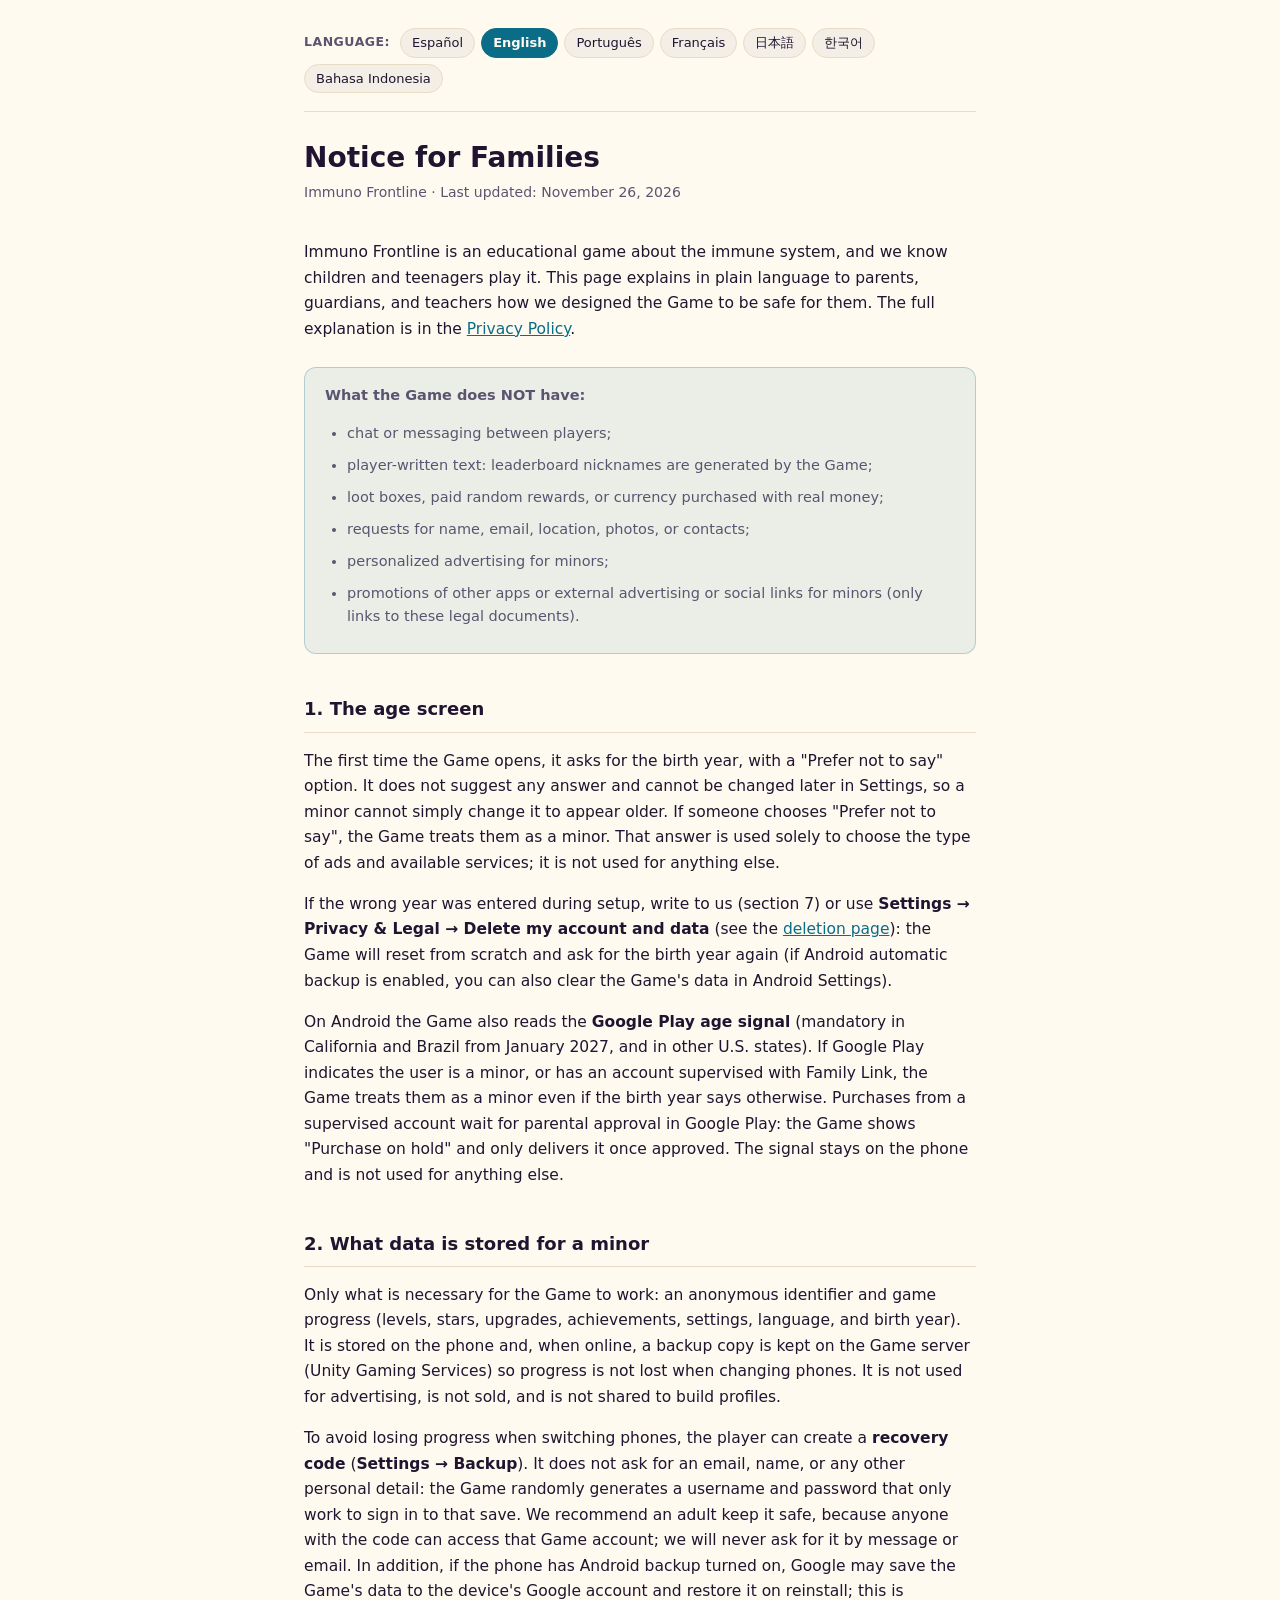
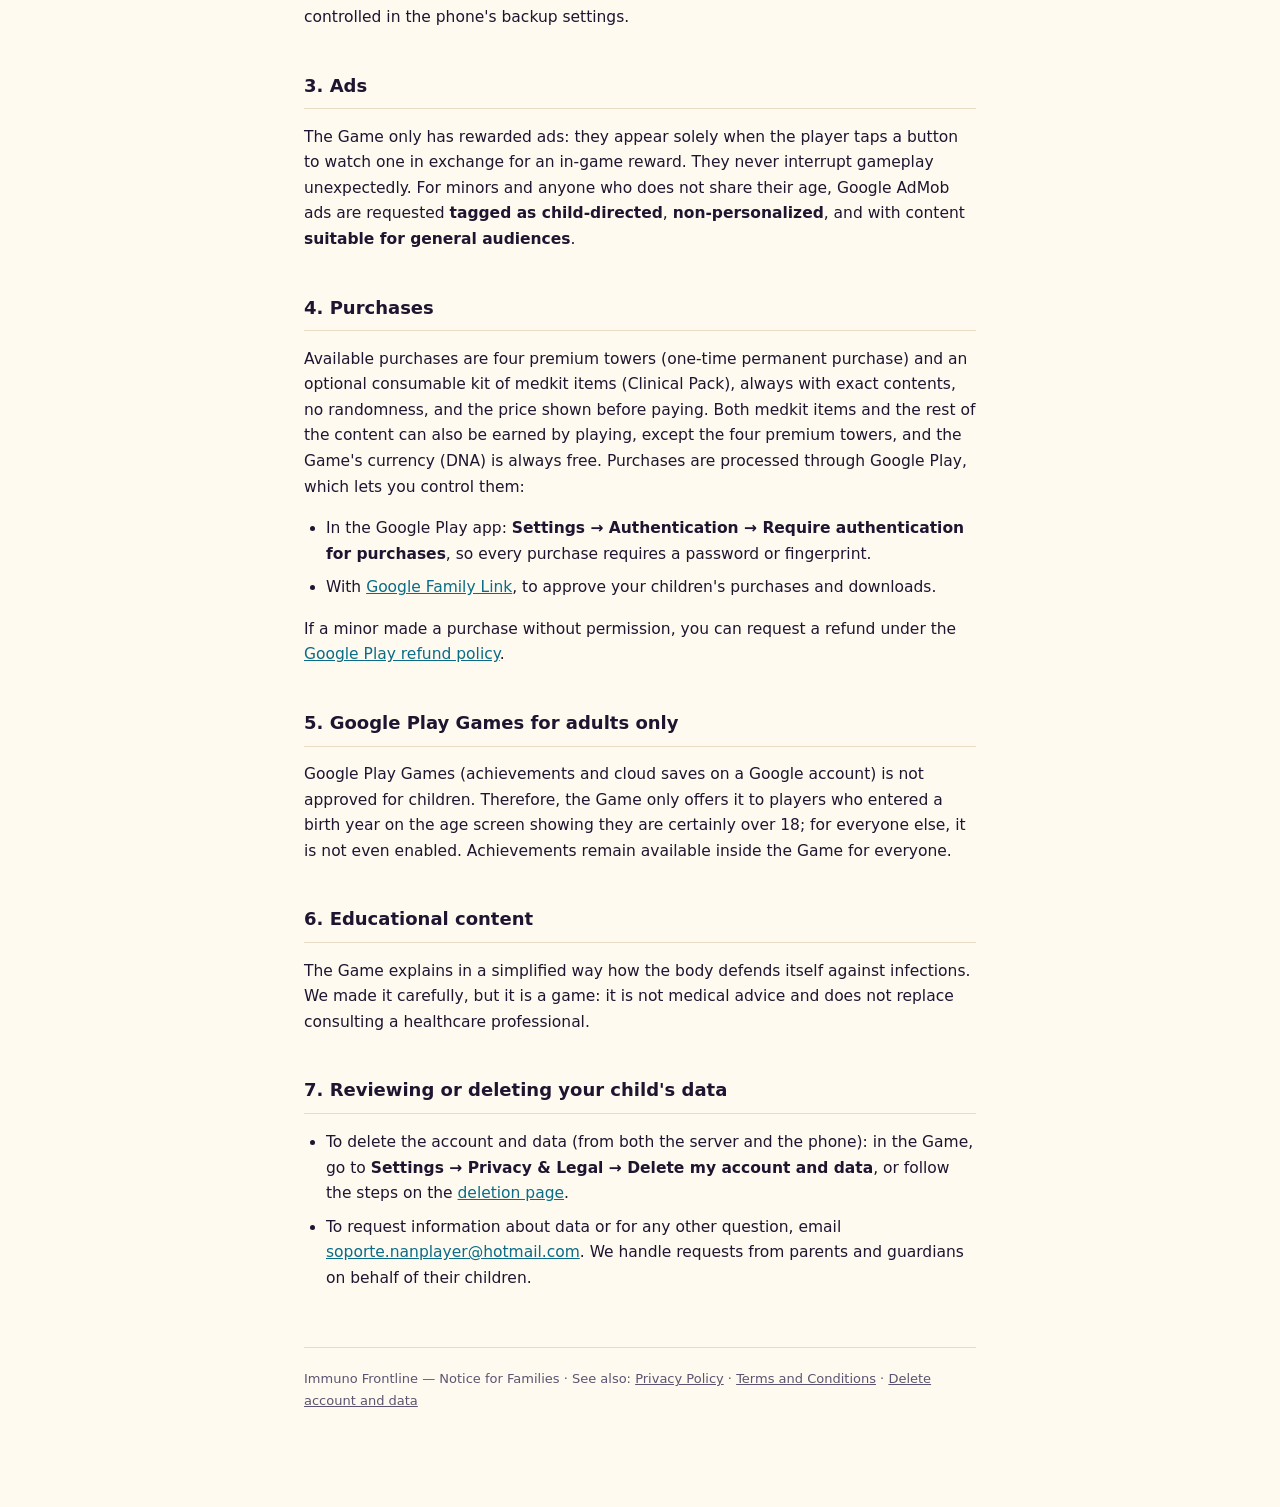
<file: families.html>
<!doctype html>
<html lang="es">
<head>
<meta charset="utf-8">
<meta name="viewport" content="width=device-width, initial-scale=1">
<title>Aviso para familias — Immuno Frontline</title>
<link rel="stylesheet" href="legal.css">
</head>
<body>
<main>
  <nav id="lang-bar" class="lang-bar" aria-label="Idioma"></nav>
  <div id="doc-content">
  <h1>Aviso para familias</h1>
  <p class="meta">Immuno Frontline · Última actualización: 26 de noviembre de 2026</p>

  <p>Immuno Frontline es un juego educativo sobre el sistema inmunitario y sabemos que lo juegan niños y adolescentes. Esta página explica a padres, madres, tutores y docentes, con palabras sencillas, cómo hemos diseñado el Juego para que sea seguro para ellos. La explicación completa está en la <a href="index.html">Política de Privacidad</a>.</p>

  <div class="box">
    <p><strong>Lo que el Juego no tiene:</strong></p>
    <ul>
      <li>chat ni mensajes entre jugadores;</li>
      <li>textos escritos por los jugadores: el apodo del ranking lo genera el Juego;</li>
      <li>cajas de botín, premios al azar de pago ni monedas que se compren con dinero;</li>
      <li>preguntas por el nombre, el correo, la ubicación, fotos o contactos;</li>
      <li>publicidad personalizada para menores;</li>
      <li>promociones de otras apps ni enlaces externos publicitarios o sociales para menores (solo los enlaces a estos documentos legales).</li>
    </ul>
  </div>

  <h2>1. La pantalla de edad</h2>
  <p>La primera vez que se abre el Juego pregunta el año de nacimiento, con la opción "Prefiero no decirlo". No sugiere ninguna respuesta y no se puede cambiar después desde Ajustes, para que un menor no pueda "hacerse mayor". Si alguien elige "Prefiero no decirlo", el Juego lo trata como menor. Esa respuesta solo sirve para elegir el tipo de anuncios y los servicios disponibles; no se usa para nada más.</p>
  <p>Si al configurar el Juego se indicó un año equivocado, escríbenos (sección 7) o usa <strong>Ajustes → Privacidad y legal → Eliminar mi cuenta y datos</strong> (ver la <a href="delete-account.html">página de eliminación</a>): el Juego se reiniciará desde cero y volverá a preguntar el año de nacimiento (si tienes activa la copia automática de Android, puedes borrar también los datos del Juego en los ajustes de Android).</p>

  <p>En Android el Juego también lee la <strong>señal de edad de Google Play</strong> (obligatoria en California y Brasil desde enero de 2027, y en otros estados de EE. UU.). Si Google Play indica que el usuario es menor, o tiene una cuenta supervisada con Family Link, el Juego lo trata como menor aunque el año diga otra cosa. Las compras de una cuenta supervisada esperan la aprobación de los padres en Google Play: el Juego avisa "Compra en espera" y solo la entrega si se aprueba. La señal se queda en el teléfono y no se usa para nada más.</p>

  <h2>2. Qué datos se guardan de un menor</h2>
  <p>Solo los necesarios para que el Juego funcione: un identificador anónimo y el progreso de la partida (niveles, estrellas, mejoras, logros, ajustes, idioma y año de nacimiento). Se guardan en el teléfono y, con conexión, una copia en el servidor del Juego (Unity Gaming Services) para no perderla al cambiar de teléfono. No se usan para publicidad, no se venden y no se comparten para crear perfiles.</p>
  <p>Para no perder la partida al cambiar de teléfono, el jugador puede crear un <strong>código de recuperación</strong> (<strong>Ajustes → Copia de seguridad</strong>). No pide correo, nombre ni ningún otro dato: el Juego genera al azar un usuario y una contraseña que solo sirven para entrar en esa partida. Recomendamos que lo guarde un adulto, porque quien tenga el código puede entrar en la cuenta del Juego; nunca lo pediremos por mensaje ni por correo. Además, si el teléfono tiene activada la copia de seguridad de Android, Google puede guardar los datos del Juego en la cuenta de Google del teléfono y devolverlos al reinstalarlo; eso se controla en los ajustes de copia de seguridad del teléfono.</p>

  <h2>3. Anuncios</h2>
  <p>El Juego solo tiene anuncios con premio: aparecen únicamente si el jugador pulsa un botón para ver uno a cambio de una recompensa. Nunca interrumpen la partida por sorpresa. Para menores y para quien no dice su edad, los anuncios de Google AdMob se piden <strong>marcados como dirigidos a menores</strong>, <strong>no personalizados</strong> y con contenido <strong>apto para todos los públicos</strong>.</p>

  <h2>4. Compras</h2>
  <p>Las compras disponibles son cuatro torres premium (pago único y permanente) y un paquete consumible opcional de ayudas para el botiquín (Pack clínico), siempre con contenido exacto, sin azar y con el precio visible antes de pagar. Tanto las ayudas del botiquín como el resto del contenido se pueden conseguir también jugando, salvo las cuatro torres premium, y la moneda del Juego (el ADN) es siempre gratuita. Las compras se hacen con Google Play, que permite controlarlas:</p>
  <ul>
    <li>En la app de Google Play: <strong>Ajustes → Autenticación → Requerir autenticación para compras</strong>, para que cada compra pida contraseña o huella.</li>
    <li>Con <a href="https://families.google/familylink/" target="_blank" rel="noopener">Google Family Link</a>, para aprobar las compras y descargas de tus hijos.</li>
  </ul>
  <p>Si un menor hizo una compra sin permiso, puedes pedir el reembolso según la <a href="https://support.google.com/googleplay/answer/2479637?hl=es" target="_blank" rel="noopener">política de reembolsos de Google Play</a>.</p>

  <h2>5. Google Play Juegos solo para adultos</h2>
  <p>Google Play Juegos (logros y partida guardada en la cuenta de Google) no está aprobado para niños. Por eso el Juego solo lo ofrece a quien indicó en la pantalla de edad un año que lo hace mayor de 18 años; para los demás, ni siquiera se activa. Los logros siguen disponibles dentro del Juego para todos.</p>

  <h2>6. Contenido educativo</h2>
  <p>El Juego explica de forma simplificada cómo el cuerpo se defiende de las infecciones. Lo hemos hecho con cuidado, pero es un juego: no es consejo médico y no sustituye la consulta con un profesional de la salud.</p>

  <h2>7. Revisar o borrar los datos de tu hijo o hija</h2>
  <ul>
    <li>Para borrar la cuenta y los datos (del servidor y del teléfono): en el Juego, <strong>Ajustes → Privacidad y legal → Eliminar mi cuenta y datos</strong>, o sigue los pasos de la <a href="delete-account.html">página de eliminación</a>.</li>
    <li>Para pedir información sobre los datos o cualquier otra consulta, escribe a <a href="mailto:soporte.nanplayer@hotmail.com">soporte.nanplayer@hotmail.com</a>. Atenderemos las peticiones de padres, madres y tutores en nombre de sus hijos.</li>
  </ul>

  <footer>Immuno Frontline — Aviso para familias · Ver también: <a href="index.html">Política de Privacidad</a> · <a href="terms.html">Términos y Condiciones</a> · <a href="delete-account.html">Eliminar cuenta y datos</a></footer>
  </div>
</main>
<script src="i18n/families.js"></script>
<script src="legal-i18n.js"></script>
</body>
</html>
</file>
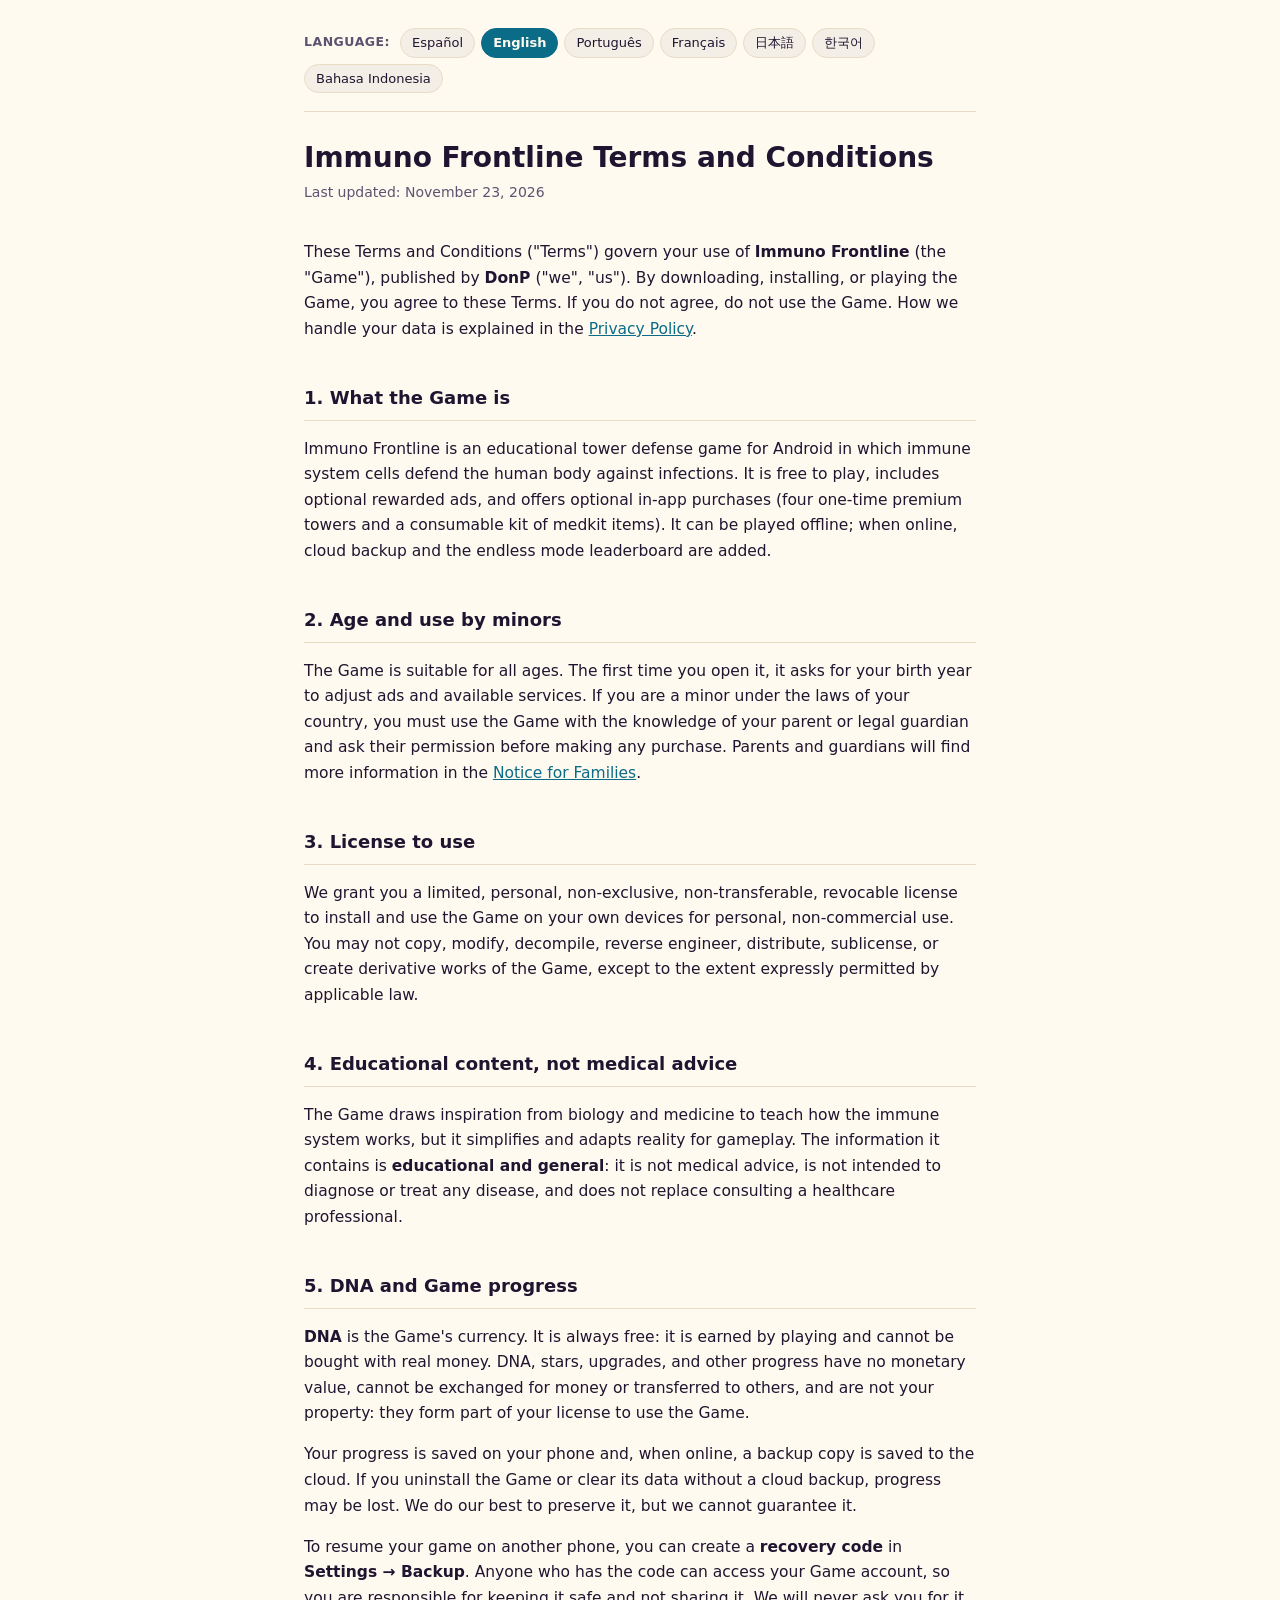
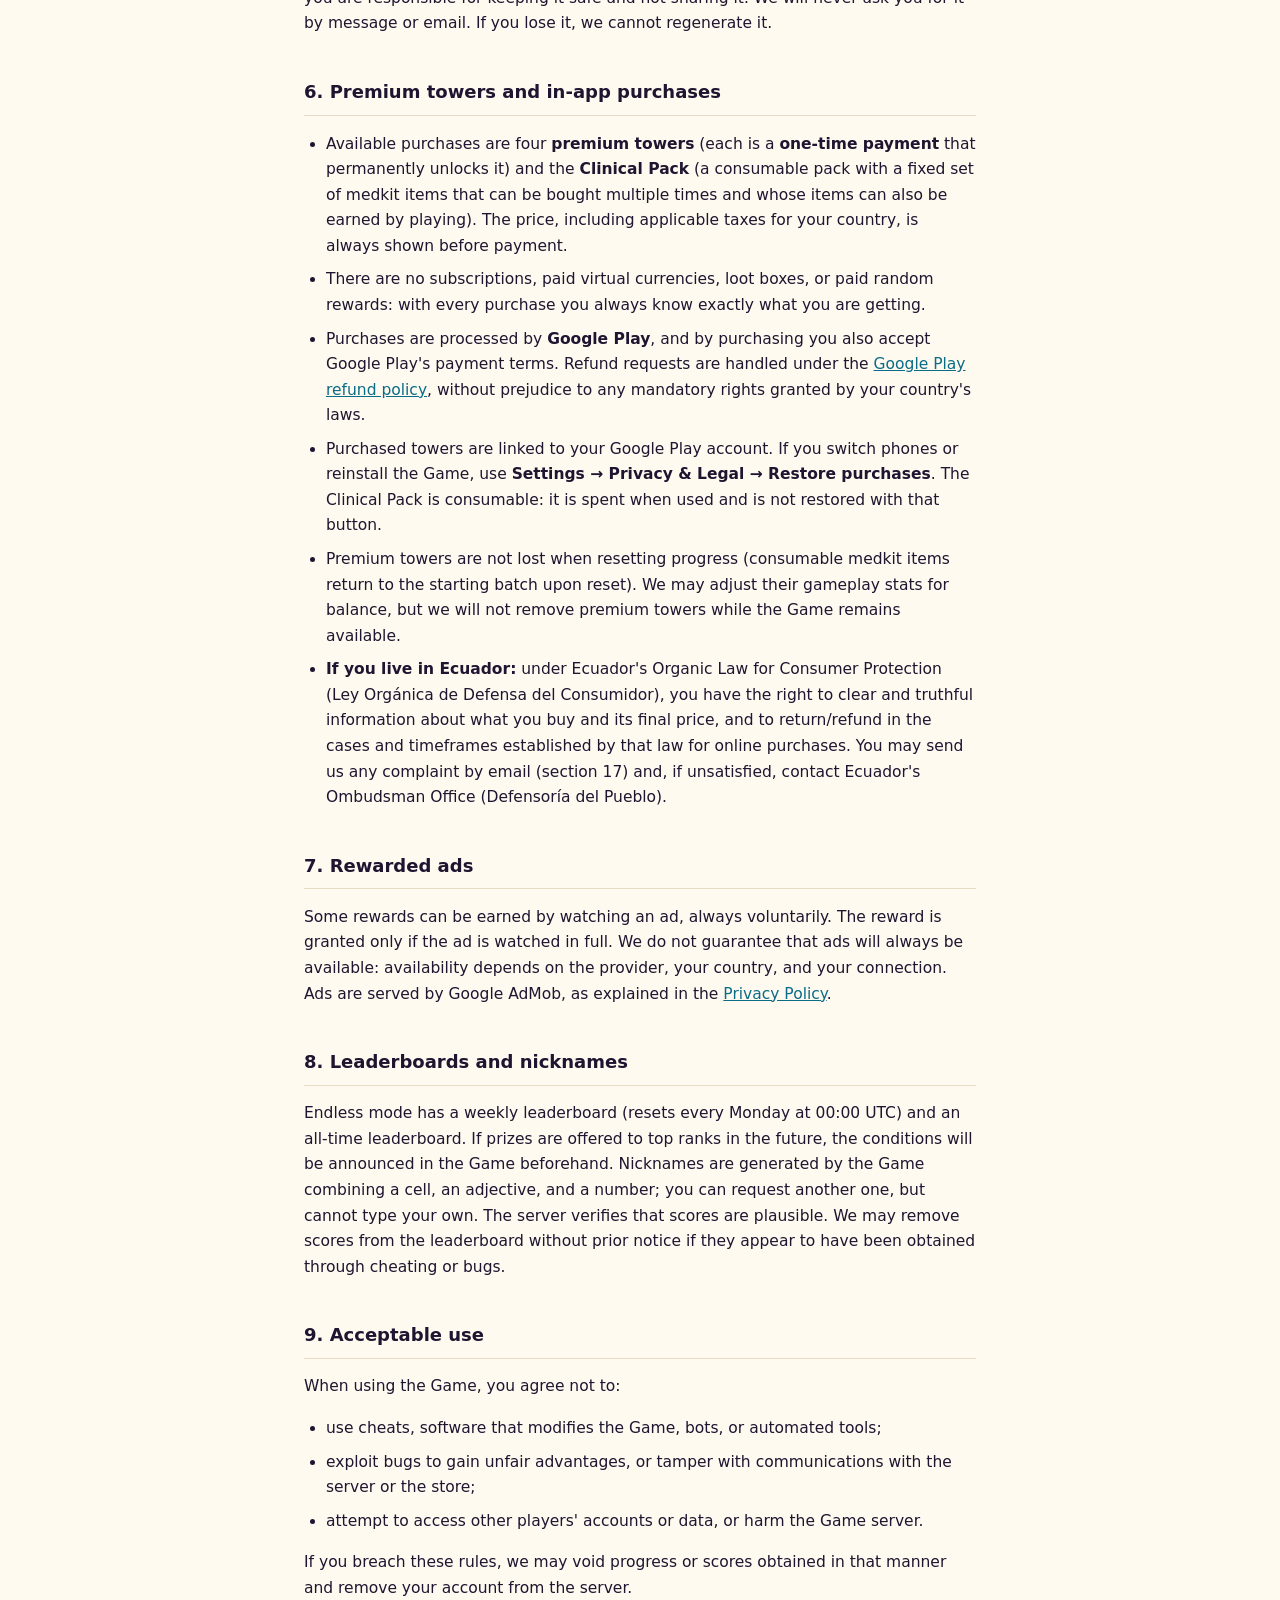
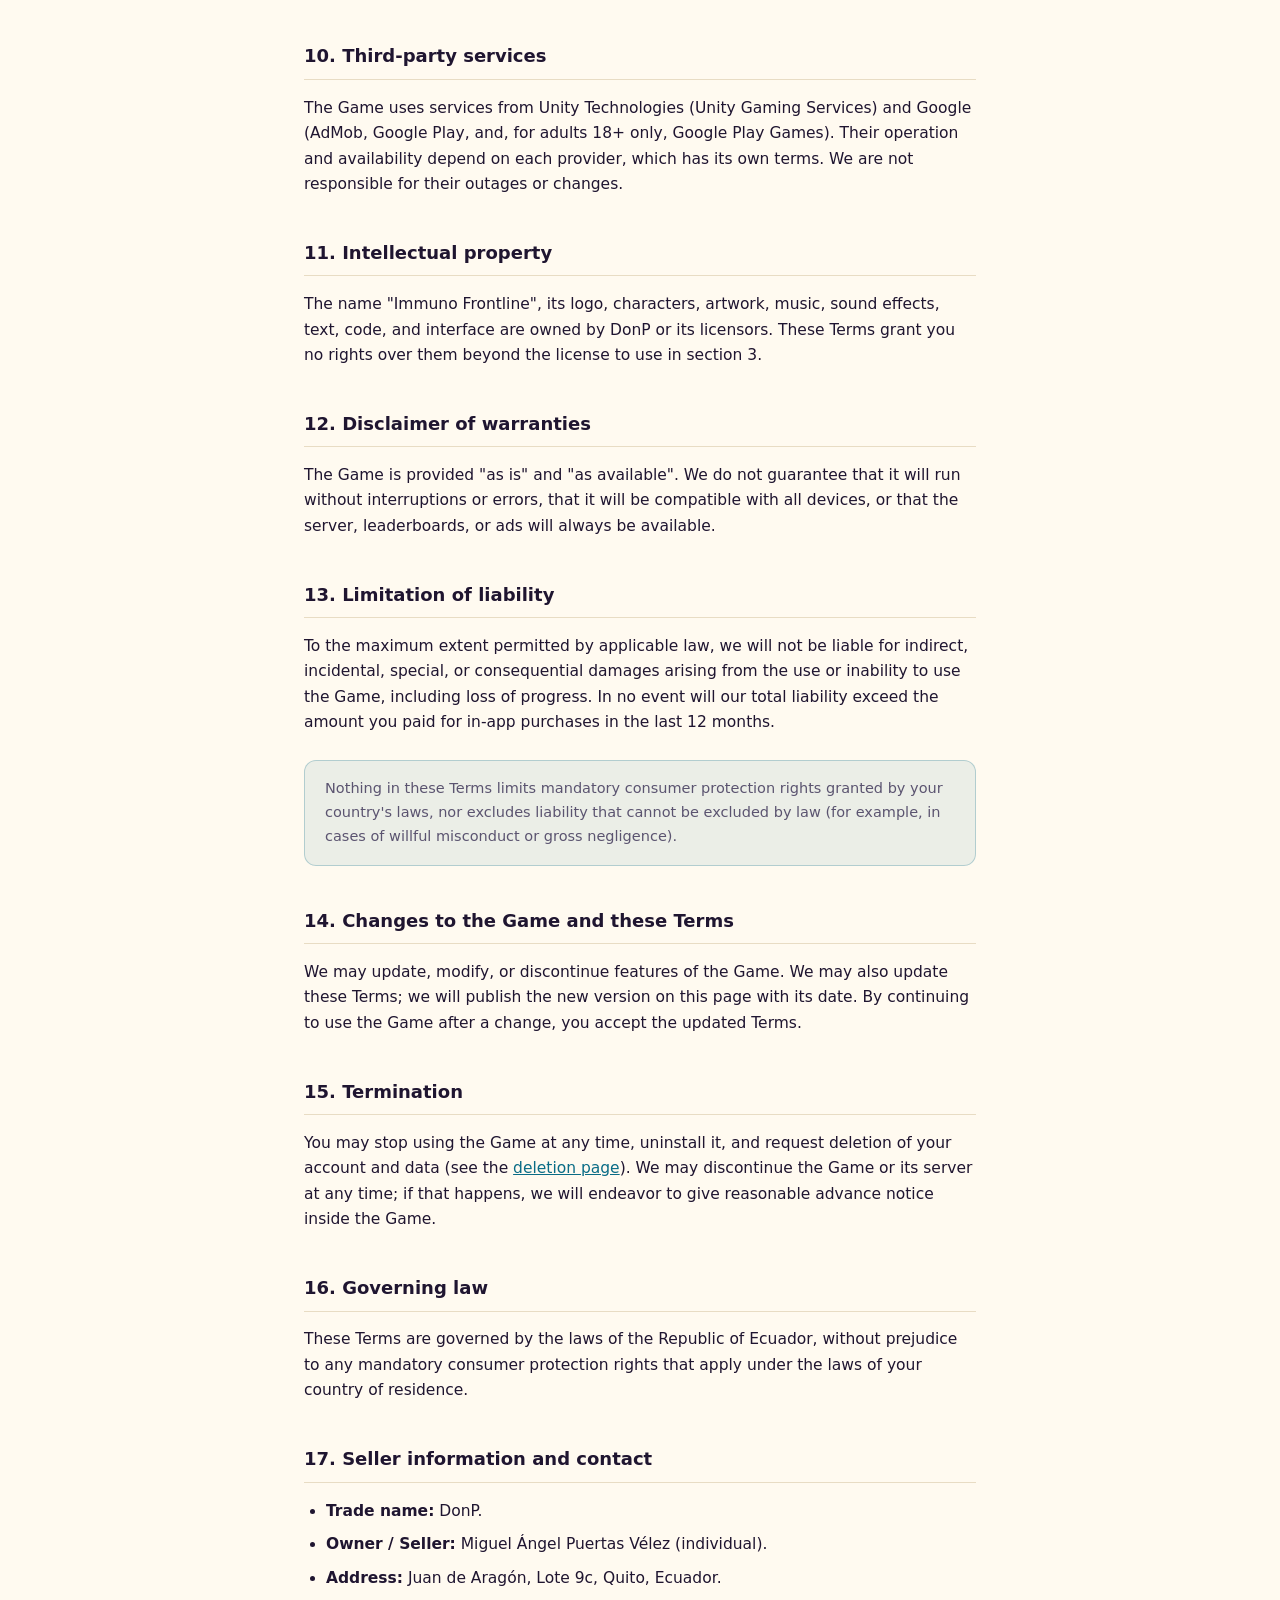
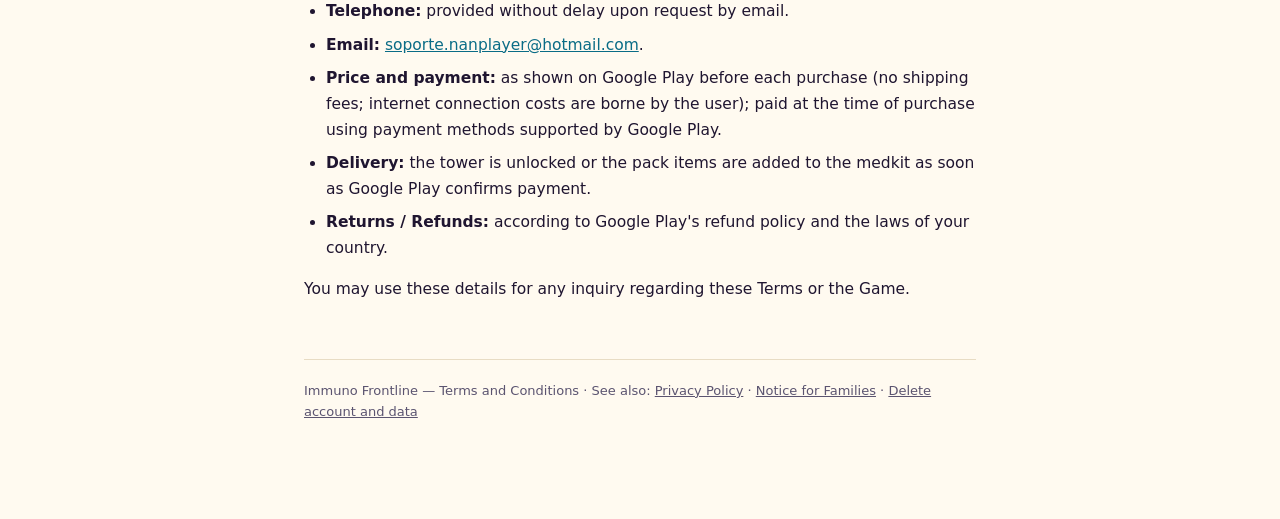
<file: terms.html>
<!doctype html>
<html lang="es">

<head>
  <meta charset="utf-8">
  <meta name="viewport" content="width=device-width, initial-scale=1">
  <title>Términos y Condiciones — Immuno Frontline</title>
  <link rel="stylesheet" href="legal.css">
</head>

<body>
  <main>
    <nav id="lang-bar" class="lang-bar" aria-label="Idioma"></nav>
    <div id="doc-content">
    <h1>Términos y Condiciones de Immuno Frontline</h1>
    <p class="meta">Última actualización: 23 de noviembre de 2026</p>

    <p>Estos Términos y Condiciones ("Términos") regulan el uso de <strong>Immuno Frontline</strong> (el "Juego"),
      publicado por <strong>DonP</strong> (en adelante, "nosotros"). Al descargar, instalar o jugar al Juego aceptas
      estos Términos. Si no estás de acuerdo, no uses el Juego. El uso de tus datos se explica en la <a
        href="index.html">Política de Privacidad</a>.</p>

    <h2>1. Qué es el Juego</h2>
    <p>Immuno Frontline es un juego educativo de defensa de torres para Android en el que las células del sistema
      inmunitario defienden el cuerpo humano de infecciones. Es gratuito, incluye anuncios con premio opcionales y
      ofrece compras dentro de la app opcionales (cuatro torres premium de pago único y un paquete consumible de ayudas
      para el botiquín). Se puede jugar sin conexión; con conexión se añaden la copia en la nube y el ranking del modo
      infinito.</p>

    <h2>2. Edad y uso por menores</h2>
    <p>El Juego es apto para todas las edades. La primera vez que lo abres te pregunta tu año de nacimiento para ajustar
      los anuncios y los servicios disponibles. Si eres menor de edad según la ley de tu país, debes usar el Juego con
      el conocimiento de tu padre, madre o tutor, y pedirles permiso antes de hacer cualquier compra. Los padres y
      tutores encontrarán más información en el <a href="families.html">aviso para familias</a>.</p>

    <h2>3. Licencia de uso</h2>
    <p>Te damos una licencia limitada, personal, no exclusiva, no transferible y revocable para instalar y usar el Juego
      en tus propios dispositivos, para tu uso personal y no comercial. No puedes copiar, modificar, descompilar,
      aplicar ingeniería inversa, distribuir, sublicenciar ni crear obras derivadas del Juego, salvo en la medida en que
      la ley aplicable lo permita expresamente.</p>

    <h2>4. Contenido educativo, no consejo médico</h2>
    <p>El Juego se inspira en la biología y la medicina para enseñar cómo funciona el sistema inmunitario, pero
      simplifica y adapta la realidad para que sea jugable. La información que contiene es <strong>educativa y
        general</strong>: no es consejo médico, no sirve para diagnosticar ni tratar ninguna enfermedad y no sustituye
      la consulta con un profesional de la salud.</p>

    <h2>5. ADN y progreso del Juego</h2>
    <p>El <strong>ADN</strong> es la moneda del Juego. Es siempre gratuito: se gana jugando y no se puede comprar con
      dinero real. El ADN, las estrellas, las mejoras y el resto del progreso no tienen valor económico, no se pueden
      canjear por dinero ni transferir a otras personas, y no son de tu propiedad: forman parte de la licencia de uso
      del Juego.</p>
    <p>Tu progreso se guarda en el teléfono y, con conexión, una copia en la nube. Si desinstalas el Juego o borras sus
      datos sin que se haya hecho esa copia, el progreso puede perderse. Hacemos lo posible por conservarlo, pero no
      podemos garantizarlo.</p>
    <p>Para volver a tu partida en otro teléfono puedes crear un <strong>código de recuperación</strong> en
      <strong>Ajustes → Copia de seguridad</strong>. Quien tenga el código puede entrar en tu cuenta del Juego, así que
      eres responsable de guardarlo y de no compartirlo. Nunca te lo pediremos por mensaje ni por correo. Si lo pierdes,
      no podemos generarlo de nuevo.</p>

    <h2>6. Torres premium y compras dentro de la app</h2>
    <ul>
      <li>Las compras disponibles son cuatro <strong>torres premium</strong> (cada una es un <strong>pago único</strong>
        que la desbloquea de forma permanente) y el <strong>Pack clínico</strong> (un paquete consumible con contenido
        fijo de ayudas para el botiquín, que se puede comprar varias veces y cuyas ayudas también se obtienen jugando).
        El precio, con impuestos según tu país, se muestra antes de pagar.</li>
      <li>No hay suscripciones, monedas virtuales de pago, cajas de botín ni premios al azar de pago: en toda compra
        siempre sabes exactamente qué adquieres.</li>
      <li>Las compras se procesan con <strong>Google Play</strong>, y al comprar aceptas también sus condiciones de
        pago. Las solicitudes de reembolso se gestionan según la <a
          href="https://support.google.com/googleplay/answer/2479637?hl=es" target="_blank" rel="noopener">política de
          reembolsos de Google Play</a>, sin perjuicio de los derechos que te reconozca la ley de tu país.</li>
      <li>Las torres compradas quedan asociadas a tu cuenta de Google Play. Si cambias de teléfono o reinstalas el
        Juego, usa <strong>Ajustes → Privacidad y legal → Restaurar compras</strong>. El Pack clínico es consumible: se
        gasta al usarlo y no se restaura con ese botón.</li>
      <li>Las torres premium no se pierden al reiniciar el progreso (las ayudas consumibles del botiquín sí vuelven al
        lote inicial al reiniciar). Podemos ajustar sus valores de juego para mantener el equilibrio, pero no
        retiraremos las torres premium mientras el Juego siga disponible.</li>
      <li><strong>Si vives en Ecuador:</strong> según la Ley Orgánica de Defensa del Consumidor tienes derecho a
        información clara y veraz sobre lo que compras y su precio final, y a la devolución en los casos y plazos que
        fija esa ley para las compras por internet. Puedes presentarnos cualquier reclamo por correo (sección 17) y, si
        no quedas conforme, acudir a la Defensoría del Pueblo de Ecuador.</li>
    </ul>

    <h2>7. Anuncios con premio</h2>
    <p>Algunas recompensas se pueden conseguir viendo un anuncio, siempre de forma voluntaria. El premio se entrega solo
      si el anuncio se ve completo. No garantizamos que siempre haya anuncios disponibles: depende del proveedor, de tu
      país y de tu conexión. Los anuncios los sirve Google AdMob, como se explica en la <a href="index.html">Política de
        Privacidad</a>.</p>

    <h2>8. Ranking y apodos</h2>
    <p>El modo infinito tiene un ranking semanal (se reinicia cada lunes a las 00:00, hora UTC) y uno histórico. Si en el
      futuro se dan premios a los primeros puestos, las condiciones se anunciarán en el Juego antes de empezar. Los apodos los genera el
      Juego combinando una célula, un adjetivo y un número; puedes pedir otro, pero no escribirlo. El servidor comprueba
      que las puntuaciones sean posibles. Podemos retirar del ranking, sin previo aviso, puntuaciones que parezcan
      obtenidas con trampas o fallos del Juego.</p>

    <h2>9. Uso aceptable</h2>
    <p>Al usar el Juego te comprometes a no:</p>
    <ul>
      <li>usar trampas, programas que modifiquen el Juego, bots o herramientas automáticas;</li>
      <li>aprovechar errores para obtener ventajas, o manipular las comunicaciones con el servidor o con la tienda;</li>
      <li>intentar acceder a cuentas o datos de otros jugadores, o dañar el servidor del Juego.</li>
    </ul>
    <p>Si incumples estas normas, podemos anular el progreso o las puntuaciones obtenidos de ese modo y retirar tu
      cuenta del servidor.</p>

    <h2>10. Servicios de terceros</h2>
    <p>El Juego usa servicios de Unity Technologies (Unity Gaming Services) y de Google (AdMob, Google Play y, solo para
      mayores de 18, Google Play Juegos). Su funcionamiento y disponibilidad dependen de cada proveedor, que tiene sus
      propios términos. No somos responsables de sus interrupciones o cambios.</p>

    <h2>11. Propiedad intelectual</h2>
    <p>El nombre "Immuno Frontline", su logotipo, personajes, ilustraciones, música, efectos de sonido, textos, código e
      interfaz son propiedad de DonP o de sus licenciantes. Estos Términos no te dan ningún derecho sobre ellos más allá
      de la licencia de uso de la sección 3.</p>

    <h2>12. Exclusión de garantías</h2>
    <p>El Juego se ofrece "tal cual" y "según disponibilidad". No garantizamos que funcione sin interrupciones ni
      errores, que sea compatible con todos los dispositivos, ni que el servidor, el ranking o los anuncios estén
      siempre disponibles.</p>

    <h2>13. Limitación de responsabilidad</h2>
    <p>En la máxima medida que permita la ley aplicable, no seremos responsables de daños indirectos, incidentales,
      especiales o consecuentes derivados del uso o de la imposibilidad de usar el Juego, incluida la pérdida de
      progreso. En ningún caso nuestra responsabilidad total superará lo que hayas pagado por compras dentro del Juego
      en los últimos 12 meses.</p>
    <div class="box">Nada en estos Términos limita los derechos que te reconozca de forma obligatoria la ley de
      protección al consumidor de tu país, ni excluye responsabilidades que la ley no permita excluir (por ejemplo, en
      casos de dolo o negligencia grave).</div>

    <h2>14. Cambios en el Juego y en estos Términos</h2>
    <p>Podemos actualizar, modificar o retirar funciones del Juego. También podemos actualizar estos Términos;
      publicaremos la nueva versión en esta página con su fecha. Si sigues usando el Juego después de un cambio, se
      entiende que aceptas los nuevos Términos.</p>

    <h2>15. Terminación</h2>
    <p>Puedes dejar de usar el Juego cuando quieras, desinstalarlo y pedir que borremos tu cuenta y tus datos (ver la <a
        href="delete-account.html">página de eliminación</a>). Podemos dejar de ofrecer el Juego o su servidor en
      cualquier momento; si eso ocurre, procuraremos avisarlo con antelación razonable dentro del Juego.</p>

    <h2>16. Ley aplicable</h2>
    <p>Estos Términos se rigen por las leyes de la República del Ecuador, sin perjuicio de los derechos de protección
      al consumidor que te correspondan de forma obligatoria según la ley de tu país de residencia.</p>

    <h2 id="vendedor">17. Información del vendedor y contacto</h2>
    <ul>
      <li><strong>Nombre comercial:</strong> DonP.</li>
      <li><strong>Titular:</strong> Miguel Ángel Puertas Vélez (persona natural).</li>
      <li><strong>Domicilio:</strong> Juan de Aragón, Lote 9c, Quito, Ecuador.</li>
      <li><strong>Teléfono:</strong> se facilita sin demora a quien lo pida por correo.</li>
      <li><strong>Correo electrónico:</strong> <a
          href="mailto:soporte.nanplayer@hotmail.com">soporte.nanplayer@hotmail.com</a>.</li>
      <li><strong>Precio y pago:</strong> el indicado en Google Play antes de cada compra (sin gastos de envío; el costo
        de la conexión a internet corre por cuenta del usuario); se paga en el momento de la compra con los medios que
        admite Google Play.</li>
      <li><strong>Entrega:</strong> la torre se desbloquea o las ayudas del paquete se añaden al botiquín en cuanto
        Google Play confirma el pago.</li>
      <li><strong>Devoluciones:</strong> según la política de reembolsos de Google Play y la ley de tu país.</li>
    </ul>
    <p>Puedes usar estos datos para cualquier consulta sobre estos Términos o el Juego.</p>

    <footer>Immuno Frontline — Términos y Condiciones · Ver también: <a href="index.html">Política de Privacidad</a> ·
      <a href="families.html">Aviso para familias</a> · <a href="delete-account.html">Eliminar cuenta y datos</a>
    </footer>
    </div>
  </main>
  <script src="i18n/terms.js"></script>
  <script src="legal-i18n.js"></script>
</body>

</html>
</file>
<file: legal.css>
:root {
  --bg: #fffaf0;
  --ink: #1f1530;
  --ink-dim: #5b5470;
  --rule: #e8dcc4;
  --accent: #0a6c86;
  --pill-bg: color-mix(in srgb, var(--ink) 5%, transparent);
  --pill-hover: color-mix(in srgb, var(--accent) 12%, transparent);
}

@media (prefers-color-scheme: dark) {
  :root {
    --bg: #141120;
    --ink: #f1ebdf;
    --ink-dim: #aaa2bd;
    --rule: #34304a;
    --accent: #6ed3f0;
    --pill-bg: color-mix(in srgb, var(--ink) 8%, transparent);
    --pill-hover: color-mix(in srgb, var(--accent) 18%, transparent);
  }
}

* {
  box-sizing: border-box;
}

body {
  margin: 0;
  background: var(--bg);
  color: var(--ink);
  font-family: -apple-system, "Segoe UI", "Hiragino Sans", "Yu Gothic UI", "Malgun Gothic", system-ui, sans-serif;
  line-height: 1.65;
}

main {
  max-width: 720px;
  margin: 0 auto;
  padding: 28px 24px 96px;
}

.lang-bar {
  display: flex;
  flex-wrap: wrap;
  align-items: center;
  gap: 6px;
  padding-bottom: 18px;
  margin-bottom: 28px;
  border-bottom: 1px solid var(--rule);
}

.lang-bar:empty {
  display: none;
}

.lang-label {
  font-size: 12.5px;
  font-weight: 600;
  color: var(--ink-dim);
  margin-right: 4px;
  text-transform: uppercase;
  letter-spacing: 0.04em;
}

.lang-btn {
  appearance: none;
  border: 1px solid var(--rule);
  background: var(--pill-bg);
  color: var(--ink);
  font-family: inherit;
  font-size: 13px;
  line-height: 1.2;
  padding: 6px 11px;
  border-radius: 999px;
  cursor: pointer;
  transition: background-color 0.15s ease, border-color 0.15s ease, color 0.15s ease;
}

.lang-btn:hover {
  background: var(--pill-hover);
  border-color: var(--accent);
}

.lang-btn:focus-visible {
  outline: 2px solid var(--accent);
  outline-offset: 2px;
}

.lang-btn[aria-pressed="true"] {
  background: var(--accent);
  border-color: var(--accent);
  color: var(--bg);
  font-weight: 600;
}

h1 {
  font-size: 28px;
  margin: 0 0 6px;
  line-height: 1.25;
}

.meta {
  color: var(--ink-dim);
  font-size: 14px;
  margin: 0 0 36px;
}

h2 {
  font-size: 18px;
  margin: 40px 0 12px;
  padding-bottom: 8px;
  border-bottom: 1px solid var(--rule);
}

h3 {
  font-size: 15px;
  margin: 24px 0 8px;
}

p,
li {
  font-size: 15.5px;
  color: var(--ink);
}

ul {
  padding-left: 22px;
}

li {
  margin-bottom: 8px;
}

a {
  color: var(--accent);
}

code {
  font-family: ui-monospace, "Cascadia Code", Consolas, monospace;
  font-size: 0.92em;
}

.box {
  background: color-mix(in srgb, var(--accent) 8%, transparent);
  border: 1px solid color-mix(in srgb, var(--accent) 25%, transparent);
  border-radius: 12px;
  padding: 16px 20px;
  margin: 24px 0;
  font-size: 14.5px;
  color: var(--ink-dim);
}

.box p,
.box li {
  font-size: 14.5px;
  color: var(--ink-dim);
}

.box p:first-child {
  margin-top: 0;
}

.box p:last-child,
.box ul:last-child {
  margin-bottom: 0;
}

.table-wrap {
  overflow-x: auto;
  margin: 16px 0;
}

table {
  width: 100%;
  border-collapse: collapse;
  font-size: 14.5px;
}

th,
td {
  text-align: left;
  padding: 10px 12px;
  border-bottom: 1px solid var(--rule);
  vertical-align: top;
}

th {
  color: var(--ink-dim);
  font-weight: 600;
  font-size: 13px;
  text-transform: uppercase;
  letter-spacing: 0.03em;
}

footer {
  margin-top: 56px;
  padding-top: 20px;
  border-top: 1px solid var(--rule);
  color: var(--ink-dim);
  font-size: 13px;
}

footer a {
  color: var(--ink-dim);
  text-decoration: underline;
}

@media (max-width: 520px) {
  main {
    padding: 20px 16px 72px;
  }

  h1 {
    font-size: 24px;
  }

  .lang-btn {
    font-size: 12.5px;
    padding: 5px 9px;
  }
}
</file>
